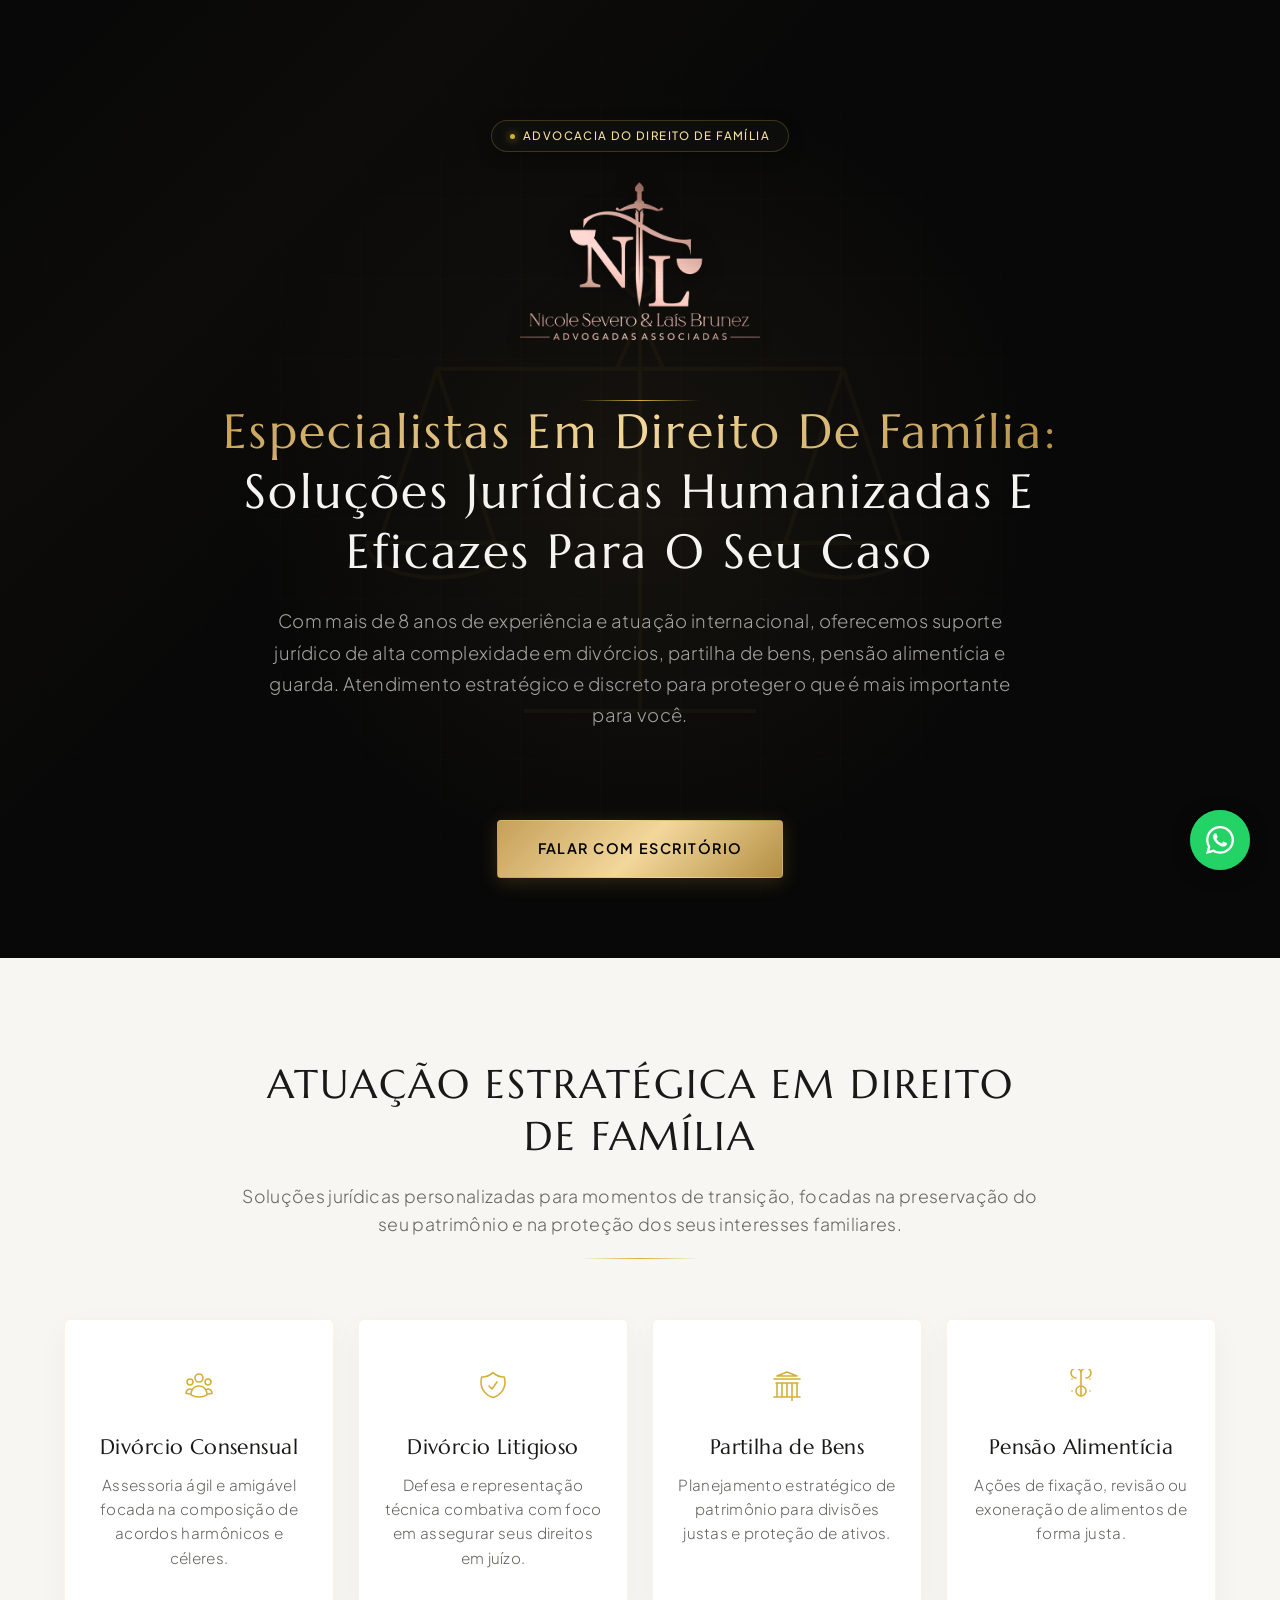
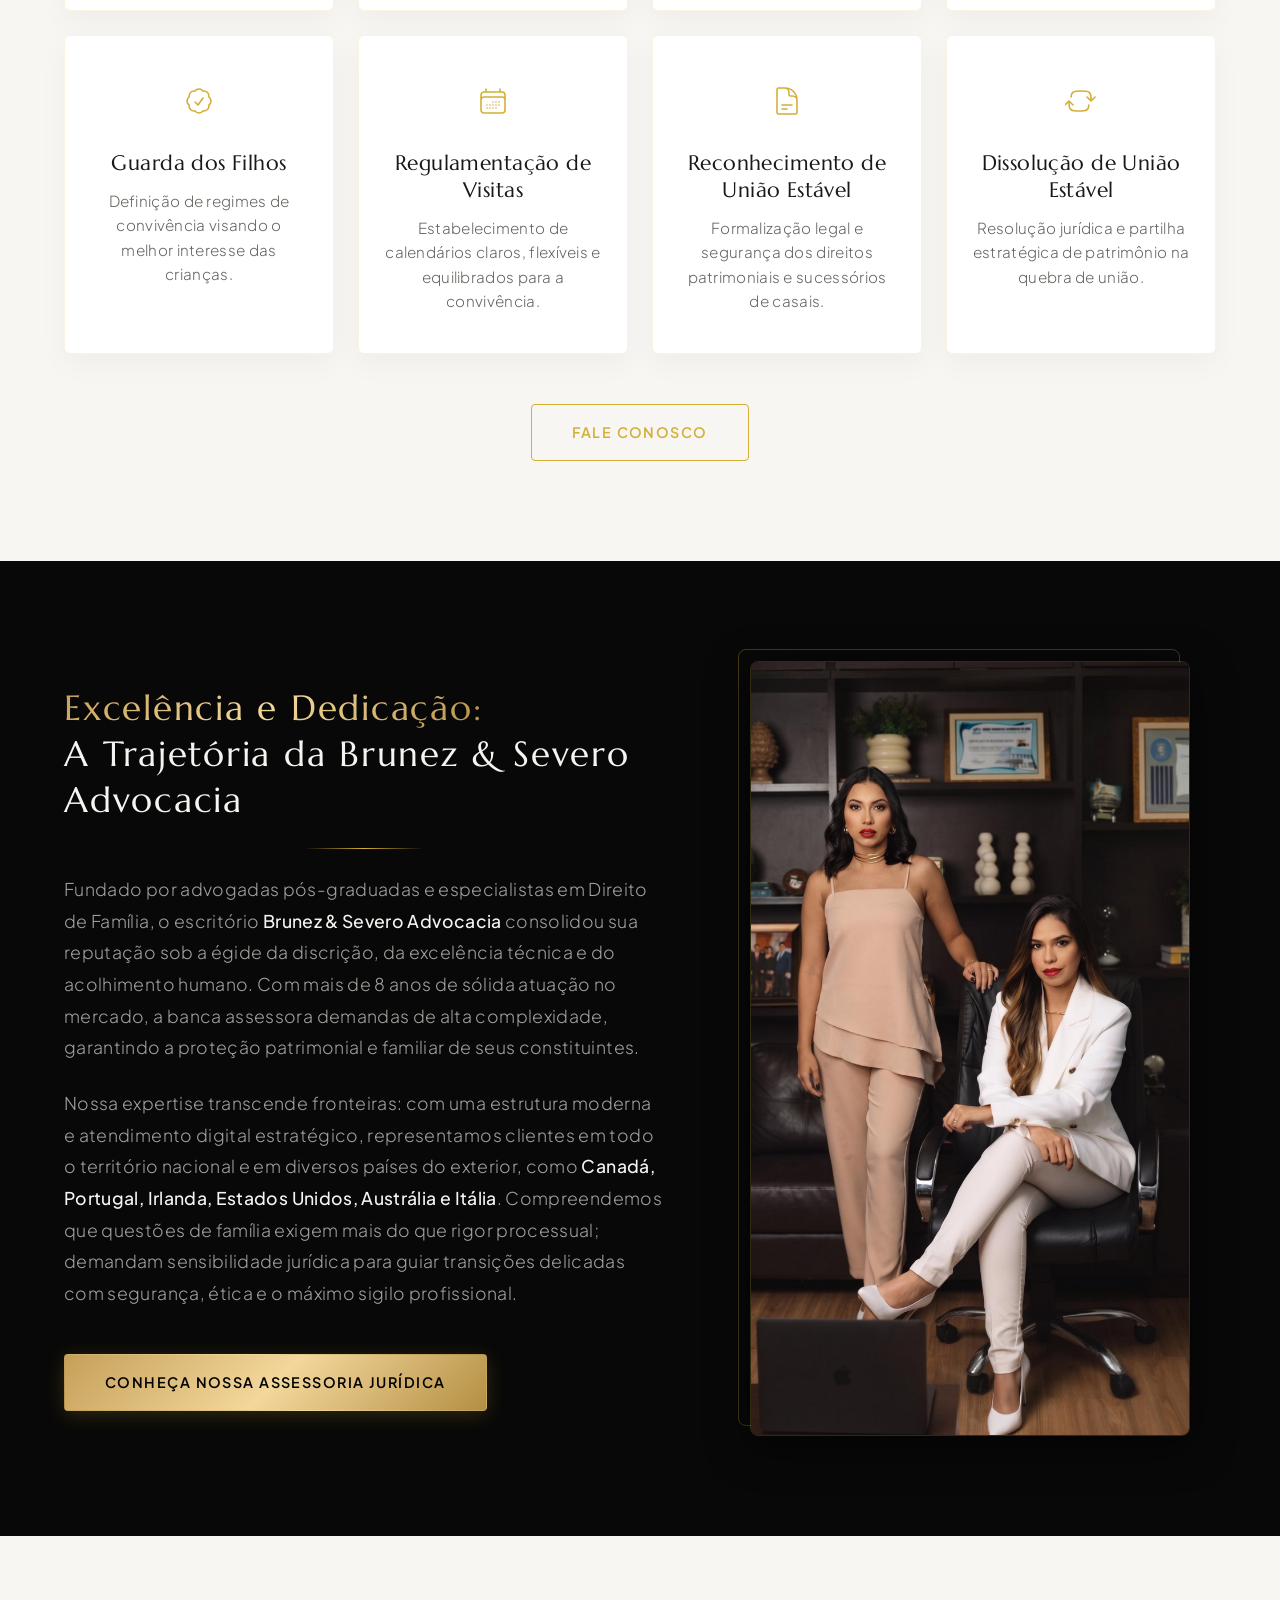
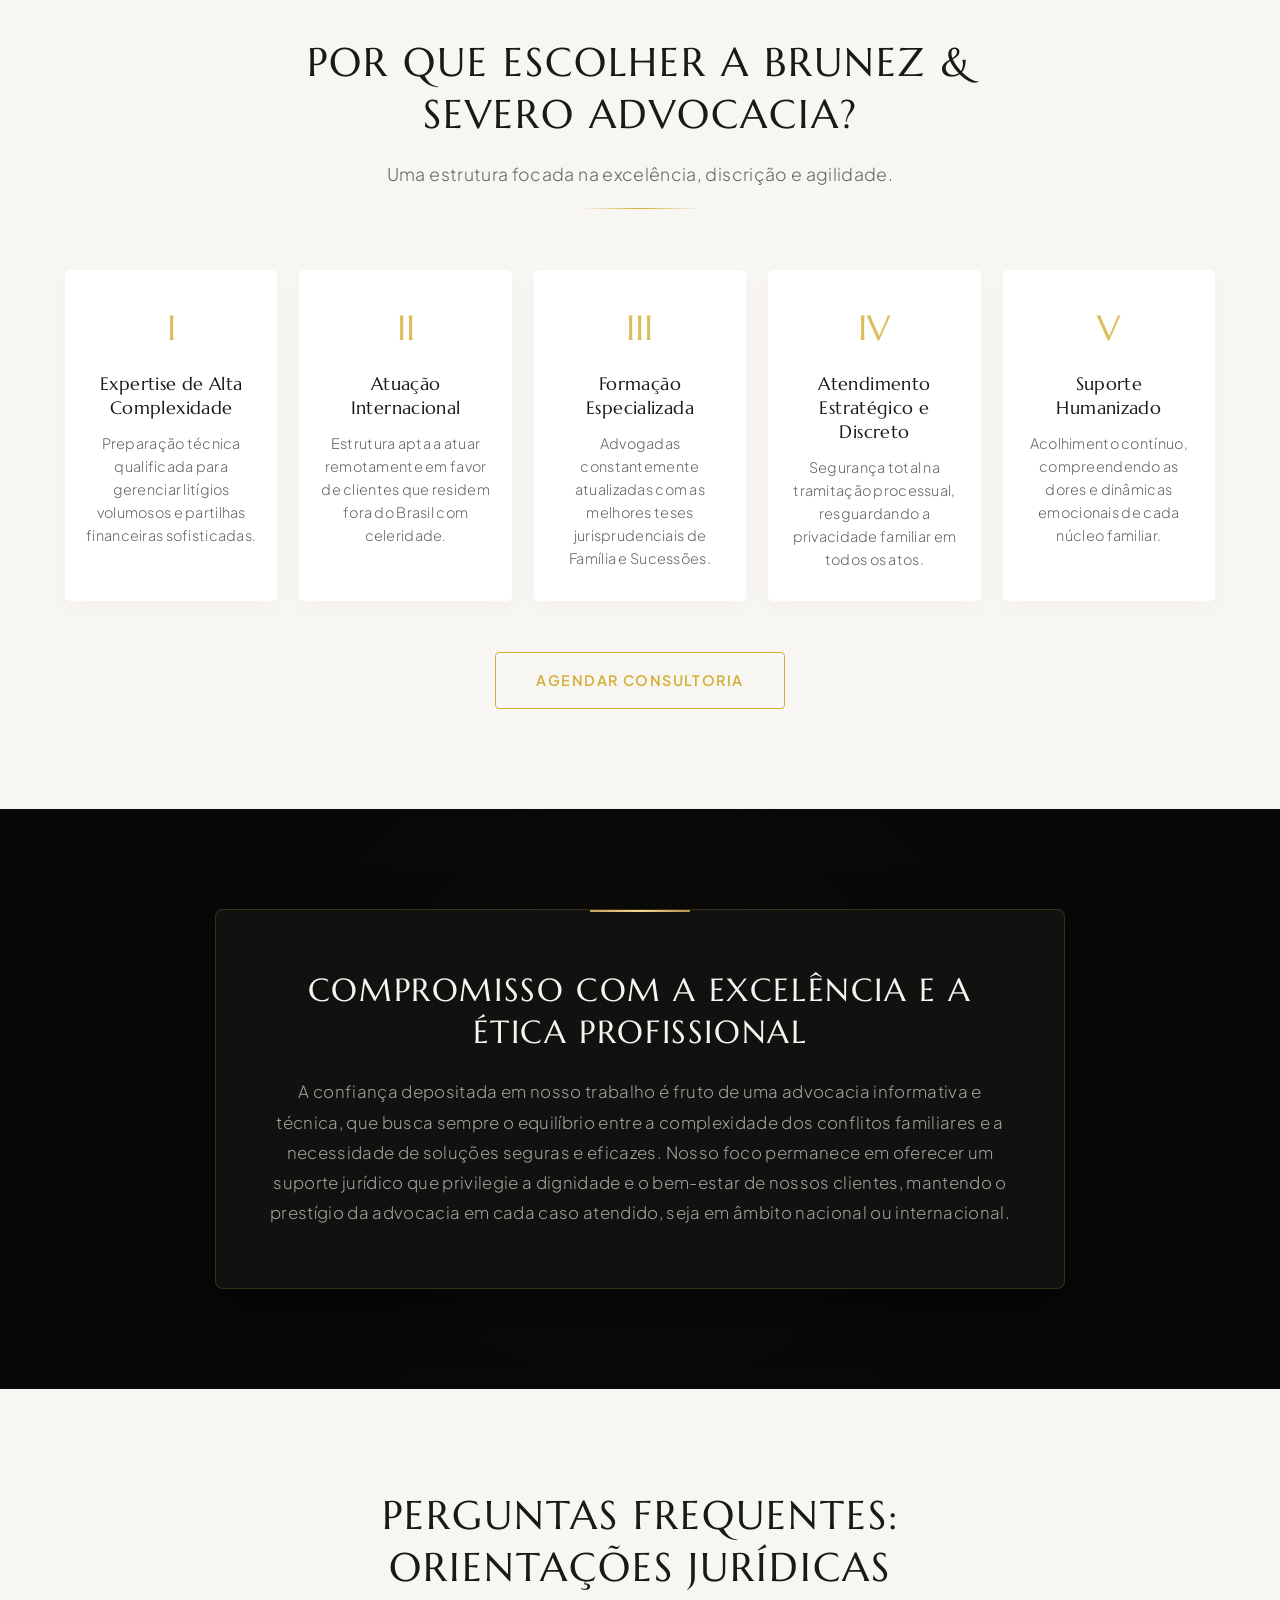
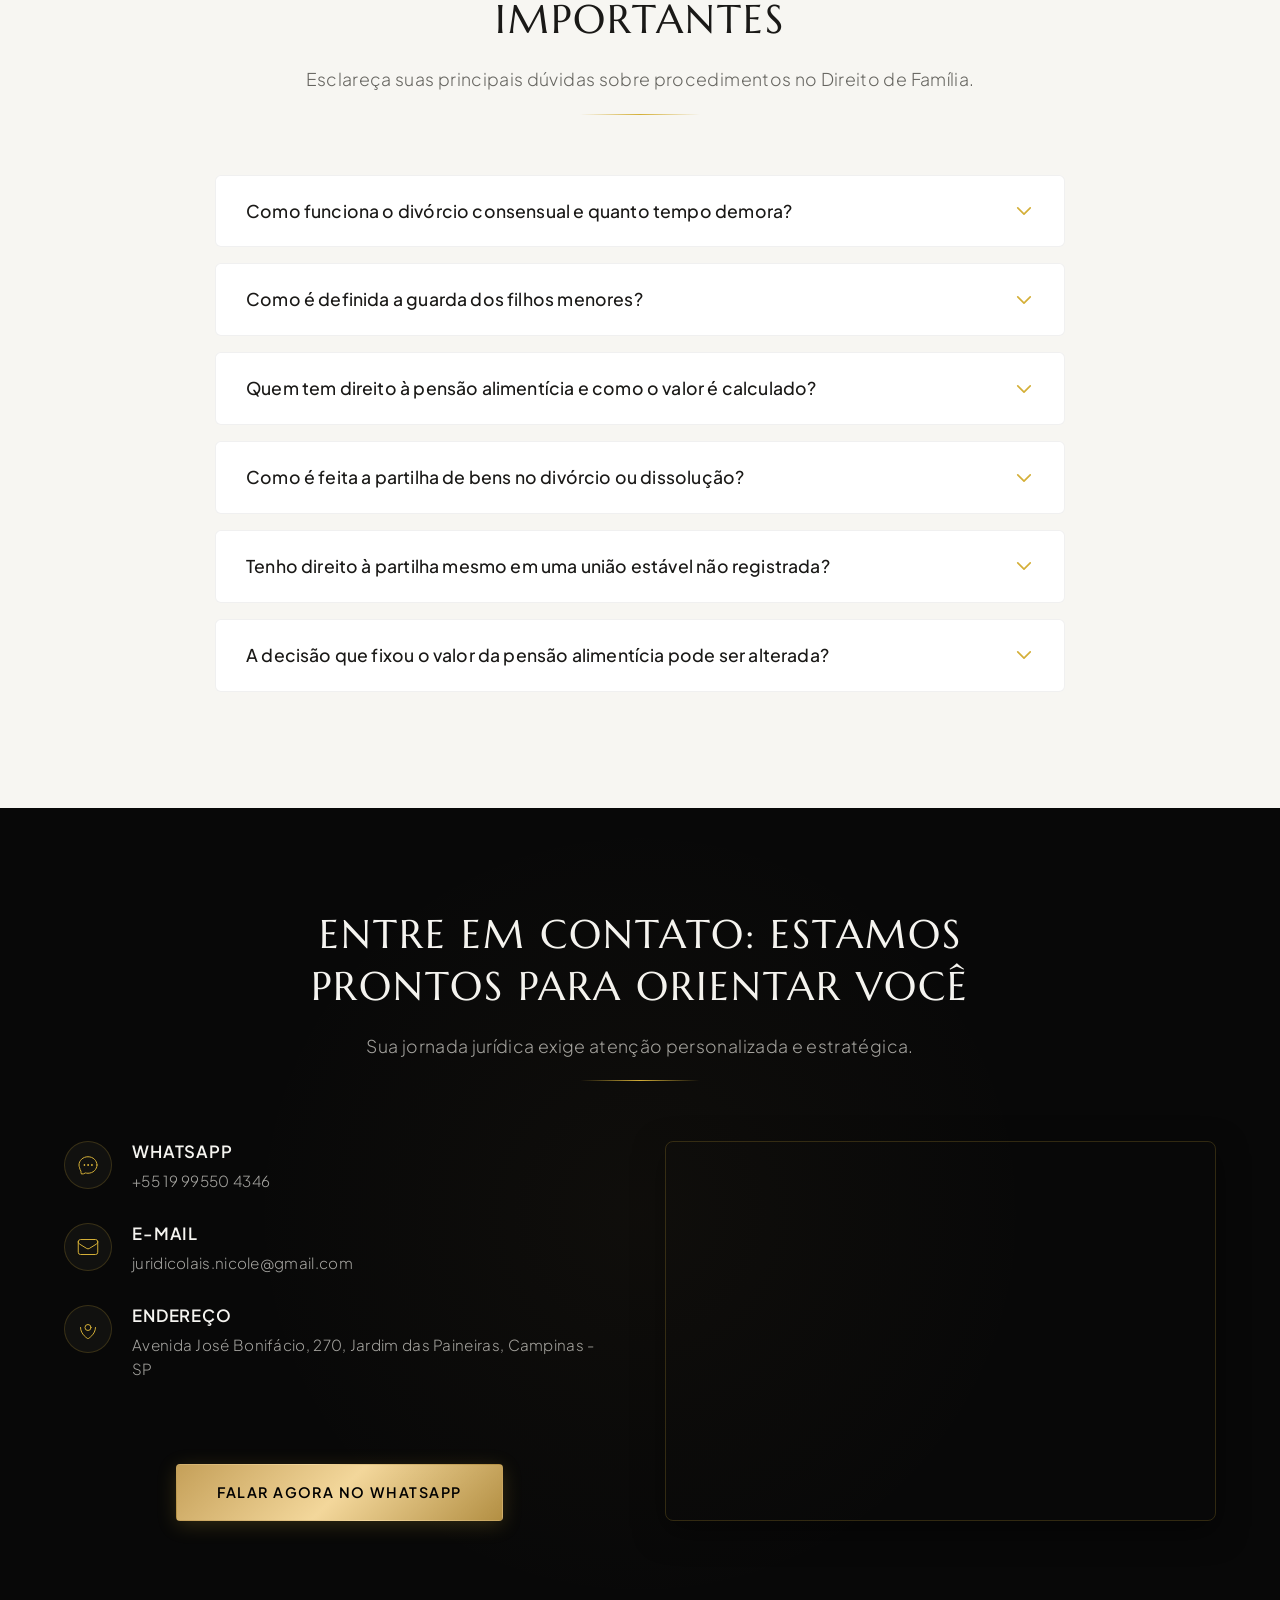
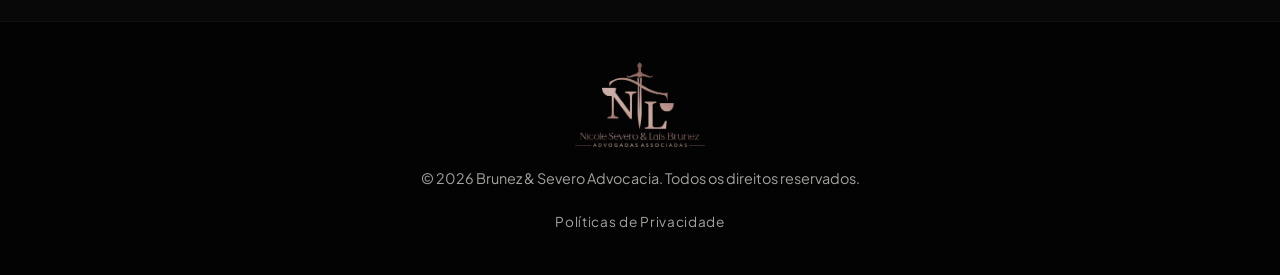
<file: index.html>
<!DOCTYPE html>
<html lang="pt-BR">
<head>

  <!-- Google Tag Manager -->
<script>(function(w,d,s,l,i){w[l]=w[l]||[];w[l].push({'gtm.start':
new Date().getTime(),event:'gtm.js'});var f=d.getElementsByTagName(s)[0],
j=d.createElement(s),dl=l!='dataLayer'?'&l='+l:'';j.async=true;j.src=
'https://www.googletagmanager.com/gtm.js?id='+i+dl;f.parentNode.insertBefore(j,f);
})(window,document,'script','dataLayer','GTM-KV8R89XD');</script>
<!-- End Google Tag Manager -->

  
  <meta charset="UTF-8">
  <meta name="viewport" content="width=device-width, initial-scale=1.0, maximum-scale=5.0">
  <title>Brunez & Severo Advocacia | Especialistas em Direito de Família</title>
  
  <!-- SEO Metadata -->
  <meta name="description" content="Escritório de advocacia boutique Brunez & Severo. Especialistas em Direito de Família de alta complexidade. Atuação nacional e internacional em divórcios, partilha de bens, pensão e guarda. Atendimento estratégico e discreto.">
  <meta name="keywords" content="advocacia familia campinas, divorcio consensual, divorcio litigioso, partilha de bens, pensao alimenticia, guarda compartilhada, uniao estavel, bruneze e severo advocacia">
  <meta name="author" content="Brunez & Severo Advocacia">
  <meta name="robots" content="index, follow">
  
  <!-- Open Graph / Facebook -->
  <meta property="og:type" content="website">
  <meta property="og:url" content="https://brunezesevero.com.br/">
  <meta property="og:title" content="Brunez & Severo Advocacia | Especialistas em Direito de Família">
  <meta property="og:description" content="Assessoria jurídica premium e humanizada em Direito de Família. Proteção patrimonial, divórcios e guarda com atendimento estratégico e internacional.">
  <meta property="og:image" content="logo.png">

  <!-- Twitter -->
  <meta name="twitter:card" content="summary_large_image">
  <meta name="twitter:title" content="Brunez & Severo Advocacia | Especialistas em Direito de Família">
  <meta name="twitter:description" content="Assessoria jurídica premium e humanizada em Direito de Família. Proteção patrimonial, divórcios e guarda com atendimento estratégico e internacional.">
  <meta name="twitter:image" content="logo.png">

  <!-- Stylesheets -->
  <link rel="stylesheet" href="style.css">
  
  <!-- Favicon -->
  <link rel="icon" type="image/png" href="logo.png">
</head>
<body>

<!-- Google Tag Manager (noscript) -->
<noscript><iframe src="https://www.googletagmanager.com/ns.html?id=GTM-KV8R89XD"
height="0" width="0" style="display:none;visibility:hidden"></iframe></noscript>
<!-- End Google Tag Manager (noscript) -->

  
  <main>
    <!-- DOBRA 1: HERO (Fundo Escuro) -->
    <section class="hero-section section-dark" id="hero">
      <div class="hero-glow"></div>
      <div class="hero-grid"></div>
      <div class="hero-shiner"></div>
      
      <!-- Balança da Justiça minimalista em background -->
      <div class="hero-scale-container" aria-hidden="true">
        <svg class="hero-scale-svg" viewBox="0 0 100 100" fill="none" stroke="currentColor" xmlns="http://www.w3.org/2000/svg">
          <path d="M30 85 H70" />
          <path d="M50 85 V15" />
          <circle cx="50" cy="11" r="2.5" />
          <path d="M15 26 H85" />
          <path d="M46 26 L50 17 L54 26" />
          <!-- Left Scale -->
          <path d="M15 26 L5 56 H25 L15 26" />
          <path d="M3 56 C3 64, 27 64, 27 56 Z" />
          <!-- Right Scale -->
          <path d="M85 26 L75 56 H95 L85 26" />
          <path d="M73 56 C73 64, 97 64, 97 56 Z" />
        </svg>
      </div>

      <!-- Partículas douradas flutuando -->
      <div class="particles-container" aria-hidden="true">
        <div class="particle" style="left: 8%; width: 2.5px; height: 2.5px; animation-duration: 11s; animation-delay: 0s;"></div>
        <div class="particle" style="left: 18%; width: 3.5px; height: 3.5px; animation-duration: 14s; animation-delay: 1.5s;"></div>
        <div class="particle" style="left: 33%; width: 2px; height: 2px; animation-duration: 8s; animation-delay: 0.5s;"></div>
        <div class="particle" style="left: 48%; width: 3px; height: 3px; animation-duration: 12s; animation-delay: 4s;"></div>
        <div class="particle" style="left: 63%; width: 4.5px; height: 4.5px; animation-duration: 17s; animation-delay: 2.5s;"></div>
        <div class="particle" style="left: 78%; width: 2px; height: 2px; animation-duration: 9s; animation-delay: 0.2s;"></div>
        <div class="particle" style="left: 88%; width: 3.5px; height: 3.5px; animation-duration: 15s; animation-delay: 3.2s;"></div>
        <div class="particle" style="left: 13%; width: 2.5px; height: 2.5px; animation-duration: 10s; animation-delay: 5s;"></div>
        <div class="particle" style="left: 43%; width: 4px; height: 4px; animation-duration: 13s; animation-delay: 1s;"></div>
        <div class="particle" style="left: 73%; width: 3px; height: 3px; animation-duration: 14s; animation-delay: 6s;"></div>
      </div>
      
      <div class="container hero-content scroll-reveal">
        <div class="hero-badge">Advocacia do Direito de Família</div>
        
        <img src="logo.png" alt="Logotipo Brunez & Severo Advocacia" class="hero-logo" width="240" height="240">
        
        <div class="premium-divider"></div>
        
        <h1 class="mt-4"><span class="gradient-text">Especialistas em Direito de Família:</span><br>Soluções Jurídicas Humanizadas e Eficazes para o Seu Caso</h1>
        
        <p class="hero-subheadline">
          Com mais de 8 anos de experiência e atuação internacional, oferecemos suporte jurídico de alta complexidade em divórcios, partilha de bens, pensão alimentícia e guarda. Atendimento estratégico e discreto para proteger o que é mais importante para você.
        </p>
        
        <div class="cta-container">
          <a href="https://api.whatsapp.com/send?phone=5519995504346&text=Ol%C3%A1,%20vim%20pelo%20Google%20e%20gostaria%20de%20falar%20com%20um%20especialista%20em%20Direito%20de%20Fam%C3%ADlia" class="btn-premium btn-gold" id="btn-hero-cta" target="_blank" rel="noopener">Falar com Escritório</a>
        </div>
      </div>
    </section>

    <!-- DOBRA 2: SERVIÇOS (Fundo Claro/Sutil) -->
    <section class="section-light" id="servicos">
      <div class="container">
        <div class="section-header scroll-reveal">
          <h2>Atuação Estratégica em Direito de Família</h2>
          <p>Soluções jurídicas personalizadas para momentos de transição, focadas na preservação do seu patrimônio e na proteção dos seus interesses familiares.</p>
          <div class="premium-divider"></div>
        </div>
        
        <div class="services-grid">
          <!-- Card 1: Divórcio Consensual -->
          <div class="card-premium scroll-reveal delay-100">
            <div class="card-icon" aria-hidden="true">
              <!-- Icone Handshake / Acordo -->
              <svg xmlns="http://www.w3.org/2000/svg" fill="none" viewBox="0 0 24 24" stroke="currentColor">
                <path stroke-linecap="round" stroke-linejoin="round" d="M18 18.72a9.094 9.094 0 003.741-.479 3 3 0 00-4.682-2.72m.94 3.198l.001.031c0 .225-.012.447-.037.666A11.944 11.944 0 0112 21c-2.17 0-4.207-.576-5.963-1.584A6.062 6.062 0 016 18.719m12 0a5.971 5.971 0 00-.941-3.197m0 0A5.995 5.995 0 0012 12.75a5.995 5.995 0 00-5.058 2.772m0 0a3 3 0 00-4.681 2.72 8.986 8.986 0 003.74.477m.94-3.197a5.971 5.971 0 00-.94 3.197M15 6.75a3 3 0 11-6 0 3 3 0 016 0zm6 3a2.25 2.25 0 11-4.5 0 2.25 2.25 0 014.5 0zm-13.5 0a2.25 2.25 0 11-4.5 0 2.25 2.25 0 014.5 0z" />
              </svg>
            </div>
            <h3>Divórcio Consensual</h3>
            <p>Assessoria ágil e amigável focada na composição de acordos harmônicos e céleres.</p>
          </div>
          
          <!-- Card 2: Divórcio Litigioso -->
          <div class="card-premium scroll-reveal delay-200">
            <div class="card-icon" aria-hidden="true">
              <!-- Icone Escudo / Combate -->
              <svg xmlns="http://www.w3.org/2000/svg" fill="none" viewBox="0 0 24 24" stroke="currentColor">
                <path stroke-linecap="round" stroke-linejoin="round" d="M9 12.75L11.25 15 15 9.75m-3-7.036A11.959 11.959 0 013.598 6 11.99 11.99 0 003 9.749c0 5.592 3.824 10.29 9 11.623 5.176-1.332 9-6.03 9-11.622 0-1.31-.21-2.571-.598-3.751A11.956 11.956 0 0112 2.714z" />
              </svg>
            </div>
            <h3>Divórcio Litigioso</h3>
            <p>Defesa e representação técnica combativa com foco em assegurar seus direitos em juízo.</p>
          </div>
          
          <!-- Card 3: Partilha de Bens -->
          <div class="card-premium scroll-reveal delay-300">
            <div class="card-icon" aria-hidden="true">
              <!-- Icone Patrimonio -->
              <svg xmlns="http://www.w3.org/2000/svg" fill="none" viewBox="0 0 24 24" stroke="currentColor">
                <path stroke-linecap="round" stroke-linejoin="round" d="M2.25 21h19.5m-18-10.5h16.5M2.25 7.5h19.5M4.5 21V10.5m15 10.5V10.5M8.25 21V10.5M12 21V10.5m3.75 21V10.5m3.75-5.25L12 2.25 4.5 5.25v.03H19.5v-.03z" />
              </svg>
            </div>
            <h3>Partilha de Bens</h3>
            <p>Planejamento estratégico de patrimônio para divisões justas e proteção de ativos.</p>
          </div>
          
          <!-- Card 4: Pensão Alimentícia -->
          <div class="card-premium scroll-reveal delay-400">
            <div class="card-icon" aria-hidden="true">
              <!-- Icone Balança de Direitos -->
              <svg xmlns="http://www.w3.org/2000/svg" fill="none" viewBox="0 0 24 24" stroke="currentColor">
                <path stroke-linecap="round" stroke-linejoin="round" d="M12 3v17.25m0-17.25a3.75 3.75 0 113.75 3.75M12 3a3.75 3.75 0 10-3.75 3.75M12 20.25a3.75 3.75 0 113.75-3.75M12 20.25a3.75 3.75 0 10-3.75-3.75M18.75 7.5h.008v.008h-.008V7.5zm0 9h.008v.008h-.008v-.008zM5.25 7.5h.008v.008H5.25V7.5zm0 9h.008v.008H5.25v-.008z" />
              </svg>
            </div>
            <h3>Pensão Alimentícia</h3>
            <p>Ações de fixação, revisão ou exoneração de alimentos de forma justa.</p>
          </div>
          
          <!-- Card 5: Guarda dos Filhos -->
          <div class="card-premium scroll-reveal delay-100">
            <div class="card-icon" aria-hidden="true">
              <!-- Icone Guarda / Protecao -->
              <svg xmlns="http://www.w3.org/2000/svg" fill="none" viewBox="0 0 24 24" stroke="currentColor">
                <path stroke-linecap="round" stroke-linejoin="round" d="M9 12.75L11.25 15 15 9.75M21 12c0 1.268-.63 2.39-1.593 3.068a3.745 3.745 0 01-1.043 3.296 3.745 3.745 0 01-3.296 1.043A3.745 3.745 0 0112 21c-1.268 0-2.39-.63-3.068-1.593a3.746 3.746 0 01-3.296-1.043 3.745 3.745 0 01-1.043-3.296A3.745 3.745 0 013 12c0-1.268.63-2.39 1.593-3.068a3.745 3.745 0 011.043-3.296 3.746 3.746 0 013.296-1.043A3.746 3.746 0 0112 3c1.268 0 2.39.63 3.068 1.593a3.746 3.746 0 013.296 1.043 3.746 3.746 0 011.043 3.296A3.745 3.745 0 0121 12z" />
              </svg>
            </div>
            <h3>Guarda dos Filhos</h3>
            <p>Definição de regimes de convivência visando o melhor interesse das crianças.</p>
          </div>
          
          <!-- Card 6: Regulamentação de Visitas -->
          <div class="card-premium scroll-reveal delay-200">
            <div class="card-icon" aria-hidden="true">
              <!-- Icone Calendario -->
              <svg xmlns="http://www.w3.org/2000/svg" fill="none" viewBox="0 0 24 24" stroke="currentColor">
                <path stroke-linecap="round" stroke-linejoin="round" d="M6.75 3v2.25M17.25 3v2.25M3 18.75V7.5a2.25 2.25 0 012.25-2.25h13.5A2.25 2.25 0 0121 7.5v11.25m-18 0A2.25 2.25 0 005.25 21h13.5A2.25 2.25 0 0021 18.75m-18 0v-7.5A2.25 2.25 0 015.25 9h13.5A2.25 2.25 0 0121 11.25v7.5m-9-6h.008v.008H12v-.008zM12 15h.008v.008H12V15zm0 2.25h.008v.008H12v-.008zM9.75 15h.008v.008H9.75V15zm0 2.25h.008v.008H9.75v-.008zM7.5 15h.008v.008H7.5V15zm0 2.25h.008v.008H7.5v-.008zm6.75-4.5h.008v.008h-.008v-.008zm0 2.25h.008v.008h-.008V15zm0 2.25h.008v.008h-.008v-.008zm2.25-4.5h.008v.008H16.5v-.008zm0 2.25h.008v.008H16.5V15z" />
              </svg>
            </div>
            <h3>Regulamentação de Visitas</h3>
            <p>Estabelecimento de calendários claros, flexíveis e equilibrados para a convivência.</p>
          </div>
          
          <!-- Card 7: Reconhecimento de União Estável -->
          <div class="card-premium scroll-reveal delay-300">
            <div class="card-icon" aria-hidden="true">
              <!-- Icone Documento Dourado -->
              <svg xmlns="http://www.w3.org/2000/svg" fill="none" viewBox="0 0 24 24" stroke="currentColor">
                <path stroke-linecap="round" stroke-linejoin="round" d="M19.5 14.25v-2.625a3.375 3.375 0 00-3.375-3.375h-1.5A1.125 1.125 0 0113.5 7.125v-1.5a3.375 3.375 0 00-3.375-3.375H8.25m0 12.75h7.5m-7.5 3H12M10.5 2.25H5.625c-.621 0-1.125.504-1.125 1.125v17.25c0 .621.504 1.125 1.125 1.125h12.75c.621 0 1.125-.504 1.125-1.125V11.25a9 9 0 00-9-9z" />
              </svg>
            </div>
            <h3>Reconhecimento de União Estável</h3>
            <p>Formalização legal e segurança dos direitos patrimoniais e sucessórios de casais.</p>
          </div>
          
          <!-- Card 8: Dissolução de União Estável -->
          <div class="card-premium scroll-reveal delay-400">
            <div class="card-icon" aria-hidden="true">
              <!-- Icone Documento Divisao -->
              <svg xmlns="http://www.w3.org/2000/svg" fill="none" viewBox="0 0 24 24" stroke="currentColor">
                <path stroke-linecap="round" stroke-linejoin="round" d="M19.5 12c0-1.232-.046-2.453-.138-3.662a4.006 4.006 0 00-3.7-3.7 48.656 48.656 0 00-7.324 0 4.006 4.006 0 00-3.7 3.7c-.017.22-.032.441-.046.662M19.5 12l3-3m-3 3l-3-3M3 12c0 1.232.046 2.453.138 3.662a4.006 4.006 0 003.7 3.7 48.656 48.656 0 007.324 0 4.006 4.006 0 003.7-3.7c.017-.22.032-.441.046-.662M3 12l-3 3m3-3l3 3" />
              </svg>
            </div>
            <h3>Dissolução de União Estável</h3>
            <p>Resolução jurídica e partilha estratégica de patrimônio na quebra de união.</p>
          </div>
        </div>
        
        <div class="cta-container scroll-reveal">
          <a href="https://api.whatsapp.com/send?phone=5519995504346&text=Ol%C3%A1,%20vim%20pelo%20Google%20e%20gostaria%20de%20falar%20com%20um%20especialista%20em%20Direito%20de%20Fam%C3%ADlia" class="btn-premium btn-outline-gold" id="btn-servicos-cta" target="_blank" rel="noopener">Fale Conosco</a>
        </div>
      </div>
    </section>

    <!-- DOBRA 3: SOBRE O ESCRITÓRIO (Fundo Escuro) -->
    <section class="section-dark" id="sobre">
      <div class="container">
        <div class="about-wrapper">
          <div class="about-text scroll-reveal">
            <h2>
              <span class="gradient-text">Excelência e Dedicação:</span><br>A Trajetória da Brunez & Severo Advocacia
            </h2>
            <div class="premium-divider"></div>
            <br>
            <p>
              Fundado por advogadas pós-graduadas e especialistas em Direito de Família, o escritório <strong>Brunez & Severo Advocacia</strong> consolidou sua reputação sob a égide da discrição, da excelência técnica e do acolhimento humano. Com mais de 8 anos de sólida atuação no mercado, a banca assessora demandas de alta complexidade, garantindo a proteção patrimonial e familiar de seus constituintes.
            </p>
            <p>
              Nossa expertise transcende fronteiras: com uma estrutura moderna e atendimento digital estratégico, representamos clientes em todo o território nacional e em diversos países do exterior, como <strong>Canadá, Portugal, Irlanda, Estados Unidos, Austrália e Itália</strong>. Compreendemos que questões de família exigem mais do que rigor processual; demandam sensibilidade jurídica para guiar transições delicadas com segurança, ética e o máximo sigilo profissional.
            </p>
            
            <a href="https://api.whatsapp.com/send?phone=5519995504346&text=Ol%C3%A1,%20vim%20pelo%20Google%20e%20gostaria%20de%20falar%20com%20um%20especialista%20em%20Direito%20de%20Fam%C3%ADlia" class="btn-premium btn-gold" id="btn-sobre-cta" style="margin-top: 20px;" target="_blank" rel="noopener">Conheça Nossa Assessoria Jurídica</a>
          </div>
          
          <div class="about-image-container scroll-reveal">
            <div class="about-image-frame">
              <img src="advogadas.png" alt="Foto das advogadas Dra. Nicole Severo e Dra. Laís Brunez" loading="lazy">
            </div>
          </div>
        </div>
      </div>
    </section>

    <!-- DOBRA 4: DIFERENCIAIS (Fundo Claro/Sutil) -->
    <section class="section-light" id="diferenciais">
      <div class="container">
        <div class="section-header scroll-reveal">
          <h2>Por que escolher a Brunez & Severo Advocacia?</h2>
          <p>Uma estrutura focada na excelência, discrição e agilidade.</p>
          <div class="premium-divider"></div>
        </div>
        
        <div class="differentials-grid">
          <!-- Item 1: Expertise de Alta Complexidade -->
          <div class="differential-card scroll-reveal delay-100">
            <span class="diff-number" aria-hidden="true">I</span>
            <h3>Expertise de Alta Complexidade</h3>
            <p>Preparação técnica qualificada para gerenciar litígios volumosos e partilhas financeiras sofisticadas.</p>
          </div>
          
          <!-- Item 2: Atuação Internacional -->
          <div class="differential-card scroll-reveal delay-200">
            <span class="diff-number" aria-hidden="true">II</span>
            <h3>Atuação Internacional</h3>
            <p>Estrutura apta a atuar remotamente em favor de clientes que residem fora do Brasil com celeridade.</p>
          </div>
          
          <!-- Item 3: Formação Especializada -->
          <div class="differential-card scroll-reveal delay-300">
            <span class="diff-number" aria-hidden="true">III</span>
            <h3>Formação Especializada</h3>
            <p>Advogadas constantemente atualizadas com as melhores teses jurisprudenciais de Família e Sucessões.</p>
          </div>
          
          <!-- Item 4: Atendimento Discreto -->
          <div class="differential-card scroll-reveal delay-400">
            <span class="diff-number" aria-hidden="true">IV</span>
            <h3>Atendimento Estratégico e Discreto</h3>
            <p>Segurança total na tramitação processual, resguardando a privacidade familiar em todos os atos.</p>
          </div>
          
          <!-- Item 5: Suporte Humanizado -->
          <div class="differential-card scroll-reveal delay-500">
            <span class="diff-number" aria-hidden="true">V</span>
            <h3>Suporte Humanizado</h3>
            <p>Acolhimento contínuo, compreendendo as dores e dinâmicas emocionais de cada núcleo familiar.</p>
          </div>
        </div>
        
        <div class="cta-container scroll-reveal">
          <a href="https://api.whatsapp.com/send?phone=5519995504346&text=Ol%C3%A1,%20vim%20pelo%20Google%20e%20gostaria%20de%20falar%20com%20um%20especialista%20em%20Direito%20de%20Fam%C3%ADlia" class="btn-premium btn-outline-gold" id="btn-diferenciais-cta" target="_blank" rel="noopener">Agendar Consultoria</a>
        </div>
      </div>
    </section>

    <!-- DOBRA 5: PROVA SOCIAL (Fundo Escuro) -->
    <section class="social-proof-section section-dark" id="prova-social">
      <div class="hero-glow" style="opacity: 0.4;"></div>
      <div class="container social-proof-content scroll-reveal">
        <div class="manifesto-box">
          <h2>Compromisso com a Excelência e a Ética Profissional</h2>
          <p>
            A confiança depositada em nosso trabalho é fruto de uma advocacia informativa e técnica, que busca sempre o equilíbrio entre a complexidade dos conflitos familiares e a necessidade de soluções seguras e eficazes. Nosso foco permanece em oferecer um suporte jurídico que privilegie a dignidade e o bem-estar de nossos clientes, mantendo o prestígio da advocacia em cada caso atendido, seja em âmbito nacional ou internacional.
          </p>
        </div>
      </div>
    </section>

    <!-- DOBRA 6: FAQ (Fundo Claro/Sutil) -->
    <section class="section-light" id="faq">
      <div class="container">
        <div class="section-header scroll-reveal">
          <h2>Perguntas Frequentes: Orientações Jurídicas Importantes</h2>
          <p>Esclareça suas principais dúvidas sobre procedimentos no Direito de Família.</p>
          <div class="premium-divider"></div>
        </div>
        
        <div class="faq-container">
          <!-- FAQ 1 -->
          <div class="faq-item scroll-reveal delay-100">
            <button class="faq-trigger" aria-expanded="false" id="faq-q1">
              <h3>Como funciona o divórcio consensual e quanto tempo demora?</h3>
              <div class="faq-icon-wrapper" aria-hidden="true">
                <svg xmlns="http://www.w3.org/2000/svg" fill="none" viewBox="0 0 24 24" stroke="currentColor">
                  <path stroke-linecap="round" stroke-linejoin="round" d="M19.5 8.25l-7.5 7.5-7.5-7.5" />
                </svg>
              </div>
            </button>
            <div class="faq-answer" aria-labelledby="faq-q1">
              <div class="faq-answer-inner">
                <div class="faq-answer-content">
                  O divórcio consensual (quando há pleno acordo entre o casal sobre a divisão e termos) pode ser realizado extrajudicialmente diretamente em Cartório de Notas de forma célere, levando pouquíssimos dias, contanto que o casal não possua filhos menores de idade ou incapazes. Caso existam filhos menores, a homologação precisará ser feita judicialmente (por meio do Ministério Público), o que costuma tramitar em prazos curtos por ser de comum acordo.
                </div>
              </div>
            </div>
          </div>
          
          <!-- FAQ 2 -->
          <div class="faq-item scroll-reveal delay-200">
            <button class="faq-trigger" aria-expanded="false" id="faq-q2">
              <h3>Como é definida a guarda dos filhos menores?</h3>
              <div class="faq-icon-wrapper" aria-hidden="true">
                <svg xmlns="http://www.w3.org/2000/svg" fill="none" viewBox="0 0 24 24" stroke="currentColor">
                  <path stroke-linecap="round" stroke-linejoin="round" d="M19.5 8.25l-7.5 7.5-7.5-7.5" />
                </svg>
              </div>
            </button>
            <div class="faq-answer" aria-labelledby="faq-q2">
              <div class="faq-answer-inner">
                <div class="faq-answer-content">
                  No Brasil, a regra geral é a aplicação da guarda compartilhada, modelo onde ambos os genitores tomam decisões comuns sobre a criação, educação e saúde do menor, independente de quem resida na casa principal. A guarda unilateral (exclusiva a um dos genitores) é adotada de forma excepcional, quando um dos genitores expressa desinteresse ou em casos graves onde seja comprovado o prejuízo ao bem-estar do menor.
                </div>
              </div>
            </div>
          </div>
          
          <!-- FAQ 3 -->
          <div class="faq-item scroll-reveal delay-300">
            <button class="faq-trigger" aria-expanded="false" id="faq-q3">
              <h3>Quem tem direito à pensão alimentícia e como o valor é calculado?</h3>
              <div class="faq-icon-wrapper" aria-hidden="true">
                <svg xmlns="http://www.w3.org/2000/svg" fill="none" viewBox="0 0 24 24" stroke="currentColor">
                  <path stroke-linecap="round" stroke-linejoin="round" d="M19.5 8.25l-7.5 7.5-7.5-7.5" />
                </svg>
              </div>
            </button>
            <div class="faq-answer" aria-labelledby="faq-q3">
              <div class="faq-answer-inner">
                <div class="faq-answer-content">
                  Filhos menores de idade possuem direito presumido à pensão alimentícia. Ex-cônjuges ou ex-companheiros também podem pleitear os alimentos por período temporário, caso comprovem dependência financeira direta da outra parte e impossibilidade momentânea de inserção no mercado de trabalho. O valor é calculado de forma individual, ponderando o binômio "Necessidade" do alimentando contra "Possibilidade" do alimentante, não existindo um percentual pré-definido em lei (como os comuns boatos de 30%).
                </div>
              </div>
            </div>
          </div>
          
          <!-- FAQ 4 -->
          <div class="faq-item scroll-reveal delay-100">
            <button class="faq-trigger" aria-expanded="false" id="faq-q4">
              <h3>Como é feita a partilha de bens no divórcio ou dissolução?</h3>
              <div class="faq-icon-wrapper" aria-hidden="true">
                <svg xmlns="http://www.w3.org/2000/svg" fill="none" viewBox="0 0 24 24" stroke="currentColor">
                  <path stroke-linecap="round" stroke-linejoin="round" d="M19.5 8.25l-7.5 7.5-7.5-7.5" />
                </svg>
              </div>
            </button>
            <div class="faq-answer" aria-labelledby="faq-q4">
              <div class="faq-answer-inner">
                <div class="faq-answer-content">
                  A partilha dos bens obedece ao regime de bens definido antes da união ou casamento. Sob a Comunhão Parcial de Bens (que é o regime padrão brasileiro se nada for expressamente acordado), todo patrimônio adquirido de forma onerosa durante o casamento deve ser dividido igualmente (50% para cada), excluindo-se bens que cada um possuía antes da união, heranças e doações pessoais.
                </div>
              </div>
            </div>
          </div>
          
          <!-- FAQ 5 -->
          <div class="faq-item scroll-reveal delay-200">
            <button class="faq-trigger" aria-expanded="false" id="faq-q5">
              <h3>Tenho direito à partilha mesmo em uma união estável não registrada?</h3>
              <div class="faq-icon-wrapper" aria-hidden="true">
                <svg xmlns="http://www.w3.org/2000/svg" fill="none" viewBox="0 0 24 24" stroke="currentColor">
                  <path stroke-linecap="round" stroke-linejoin="round" d="M19.5 8.25l-7.5 7.5-7.5-7.5" />
                </svg>
              </div>
            </button>
            <div class="faq-answer" aria-labelledby="faq-q5">
              <div class="faq-answer-inner">
                <div class="faq-answer-content">
                  Sim. Se a relação cumpria os requisitos legais de convivência pública, contínua, duradoura e estabelecida com objetivo de constituição de família, ela é equiparada ao regime da comunhão parcial de bens. Nesse cenário, o parceiro tem pleno direito à meação dos bens adquiridos conjuntamente e onerosamente no período, sendo necessário proceder com a ação de Reconhecimento e Dissolução de União Estável.
                </div>
              </div>
            </div>
          </div>
          
          <!-- FAQ 6 -->
          <div class="faq-item scroll-reveal delay-300">
            <button class="faq-trigger" aria-expanded="false" id="faq-q6">
              <h3>A decisão que fixou o valor da pensão alimentícia pode ser alterada?</h3>
              <div class="faq-icon-wrapper" aria-hidden="true">
                <svg xmlns="http://www.w3.org/2000/svg" fill="none" viewBox="0 0 24 24" stroke="currentColor">
                  <path stroke-linecap="round" stroke-linejoin="round" d="M19.5 8.25l-7.5 7.5-7.5-7.5" />
                </svg>
              </div>
            </button>
            <div class="faq-answer" aria-labelledby="faq-q6">
              <div class="faq-answer-inner">
                <div class="faq-answer-content">
                  Sim. A decisão judicial ou extrajudicial de alimentos nunca é imutável. Caso haja alteração substancial na capacidade financeira do alimentante (como demissão, redução salarial relevante) ou nas necessidades do alimentando (como o surgimento de gastos com saúde/educação), é plenamente possível acionar o Judiciário através de uma Ação Revisional de Alimentos para majorar, minorar ou exonerar o valor anteriormente estipulado.
                </div>
              </div>
            </div>
          </div>
        </div>
      </div>
    </section>

    <!-- DOBRA 7: CONTATO E LOCALIZAÇÃO (Fundo Escuro) -->
    <section class="section-dark" id="contato">
      <div class="hero-glow" style="opacity: 0.5;"></div>
      <div class="container">
        <div class="section-header scroll-reveal">
          <h2>Entre em Contato: Estamos Prontos para Orientar Você</h2>
          <p>Sua jornada jurídica exige atenção personalizada e estratégica.</p>
          <div class="premium-divider"></div>
        </div>
        
        <div class="contact-grid">
          <!-- Canais de Contato -->
          <div class="contact-info scroll-reveal">
            <div class="contact-list">
              <!-- WhatsApp -->
              <a href="https://api.whatsapp.com/send?phone=5519995504346&text=Ol%C3%A1,%20vim%20pelo%20Google%20e%20gostaria%20de%20falar%20com%20um%20especialista%20em%20Direito%20de%20Fam%C3%ADlia" class="contact-item" target="_blank" rel="noopener" id="contact-whatsapp">
                <div class="contact-icon">
                  <svg xmlns="http://www.w3.org/2000/svg" fill="none" viewBox="0 0 24 24" stroke="currentColor" style="width: 24px; height: 24px;">
                    <path stroke-linecap="round" stroke-linejoin="round" d="M8.625 12a.375.375 0 11-.75 0 .375.375 0 01.75 0zm0 0H8.25m4.125 0a.375.375 0 11-.75 0 .375.375 0 01.75 0zm0 0H12m4.125 0a.375.375 0 11-.75 0 .375.375 0 01.75 0zm0 0h-.375M21 12c0 4.556-4.03 8.25-9 8.25a9.764 9.764 0 01-2.555-.337A5.972 5.972 0 015.41 20.97a5.969 5.969 0 01-.474-2.83 9.48 9.48 0 01-1.34-3.344C3.153 13.786 3 12.896 3 12c0-4.556 4.03-8.25 9-8.25s9 3.694 9 8.25z" />
                  </svg>
                </div>
                <div class="contact-details">
                  <h3>WhatsApp</h3>
                  <p>+55 19 99550 4346</p>
                </div>
              </a>
              
              <!-- E-mail -->
              <a href="mailto:juridicolais.nicole@gmail.com" class="contact-item" id="contact-email">
                <div class="contact-icon">
                  <svg xmlns="http://www.w3.org/2000/svg" fill="none" viewBox="0 0 24 24" stroke="currentColor" style="width: 24px; height: 24px;">
                    <path stroke-linecap="round" stroke-linejoin="round" d="M21.75 6.75v10.5a2.25 2.25 0 01-2.25 2.25h-15a2.25 2.25 0 01-2.25-2.25V6.75m19.5 0A2.25 2.25 0 0019.5 4.5h-15a2.25 2.25 0 00-2.25 2.25m19.5 0v.243a2.25 2.25 0 01-1.07 1.916l-7.5 4.615a2.25 2.25 0 01-2.36 0L3.32 8.91a2.25 2.25 0 01-1.07-1.916V6.75" />
                  </svg>
                </div>
                <div class="contact-details">
                  <h3>E-mail</h3>
                  <p>juridicolais.nicole@gmail.com</p>
                </div>
              </a>
              
              <!-- Localização / Maps -->
              <a href="https://maps.google.com/?q=Avenida+Jos%C3%A9+Bonif%C3%A1cio,+270,+Jardim+das+Paineiras,+Campinas+-+SP" class="contact-item" target="_blank" rel="noopener" id="contact-maps">
                <div class="contact-icon">
                  <svg xmlns="http://www.w3.org/2000/svg" fill="none" viewBox="0 0 24 24" stroke="currentColor" style="width: 24px; height: 24px;">
                    <path stroke-linecap="round" stroke-linejoin="round" d="M15 10.5a3 3 0 11-6 0 3 3 0 016 0z" />
                    <path stroke-linecap="round" stroke-linejoin="round" d="M19.5 10.5c0 7.142-7.5 11.25-7.5 11.25s-7.5-4.108-7.5-11.25gC4.5 6.358 8.142 3 12.5 3s8 3.358 8 7.5z" />
                  </svg>
                </div>
                <div class="contact-details">
                  <h3>Endereço</h3>
                  <p>Avenida José Bonifácio, 270, Jardim das Paineiras, Campinas - SP</p>
                </div>
              </a>
            </div>
            
            <div class="cta-container">
              <a href="https://api.whatsapp.com/send?phone=5519995504346&text=Ol%C3%A1,%20vim%20pelo%20Google%20e%20gostaria%20de%20falar%20com%20um%20especialista%20em%20Direito%20de%20Fam%C3%ADlia" class="btn-premium btn-gold" target="_blank" rel="noopener" id="btn-whatsapp-cta">Falar Agora no WhatsApp</a>
            </div>
          </div>
          
          <!-- Mapa Interativo -->
          <div class="map-container scroll-reveal">
            <iframe 
              src="https://www.google.com/maps/embed?pb=!1m18!1m12!1m3!1d3674.8876404173873!2d-47.0425667!3d-22.8990666!2m3!1f0!2f0!3f0!3m2!1i1024!2i768!4f13.1!3m3!1m2!1s0x94c8c5e2efd978a3%3A0x6b1cf9ad27bf14e5!2sAv.%20Jos%C3%A9%20Bonif%C3%A1cio%2C%20270%20-%20Jardim%20das%20Paineiras%2C%20Campinas%20-%20SP%2C%2013092-305!5e0!3m2!1spt-BR!2sbr!4v1700000000000!5m2!1spt-BR!2sbr" 
              allowfullscreen="" 
              loading="lazy" 
              referrerpolicy="no-referrer-when-downgrade"
              title="Localização do escritório Brunez & Severo Advocacia no Google Maps">
            </iframe>
          </div>
        </div>
      </div>
    </section>
  </main>

  <!-- RODAPÉ -->
  <footer>
    <div class="container footer-content">
      <img src="logo.png" alt="Logo Brunez & Severo" class="footer-logo" width="130" height="130" loading="lazy">
      <div class="footer-copy">
        &copy; 2026 Brunez & Severo Advocacia. Todos os direitos reservados.
      </div>
      <div class="footer-links">
        <a href="politicas-de-privacidade.html" target="_blank" id="link-privacy-policy">Políticas de Privacidade</a>
      </div>
    </div>
  </footer>

  <!-- Botão Flutuante Fixo de WhatsApp -->
  <a href="https://api.whatsapp.com/send?phone=5519995504346&text=Ol%C3%A1,%20vim%20pelo%20Google%20e%20gostaria%20de%20falar%20com%20um%20especialista%20em%20Direito%20de%20Fam%C3%ADlia" class="whatsapp-fixed" target="_blank" rel="noopener" aria-label="Fale conosco via WhatsApp" id="floating-whatsapp">
    <svg xmlns="http://www.w3.org/2000/svg" viewBox="0 0 448 512" fill="currentColor">
      <!-- SVG WhatsApp Path -->
      <path d="M380.9 97.1C339 55.1 283.2 32 223.9 32c-122.4 0-222 99.6-222 222 0 39.1 10.2 77.3 29.6 111L0 480l117.7-30.9c32.4 17.7 68.9 27 106.1 27h.1c122.3 0 224.1-99.6 224.1-222 0-59.3-25.2-115-67.1-157zm-157 341.6c-33.2 0-65.7-8.9-94-25.7l-6.7-4-69.8 18.3L72 359.2l-4.4-7c-18.5-29.4-28.2-63.3-28.2-98.2 0-101.7 82.8-184.5 184.6-184.5 49.3 0 95.6 19.2 130.4 54.1 34.8 34.9 56.2 81.2 56.1 130.5 0 101.8-84.9 184.6-186.6 184.6zm101.2-138.2c-5.5-2.8-32.8-16.2-37.9-18-5.1-1.9-8.8-2.8-12.5 2.8-3.7 5.6-14.3 18-17.6 21.8-3.2 3.7-6.5 4.2-12 1.4-32.6-16.3-54-29.1-75.5-66-5.7-9.8 5.7-9.1 16.3-30.3 1.8-3.7.9-6.9-.5-9.7-1.4-2.8-12.5-30.1-17.1-41.2-4.5-10.8-9.1-9.3-12.5-9.5-3.2-.2-6.9-.2-10.6-.2-3.7 0-9.7 1.4-14.8 6.9-5.1 5.6-19.4 19-19.4 46.3 0 27.3 19.9 53.7 22.6 57.4 2.8 3.7 39.1 59.7 94.8 83.8 35.2 15.2 49 16.5 66.6 13.9 10.7-1.6 32.8-13.4 37.4-26.4 4.6-13 4.6-24.1 3.2-26.4-1.3-2.5-5-3.9-10.5-6.6z"/>
    </svg>
  </a>

  <!-- Scripts -->
  <script src="script.js"></script>
</body>
</html>
</file>
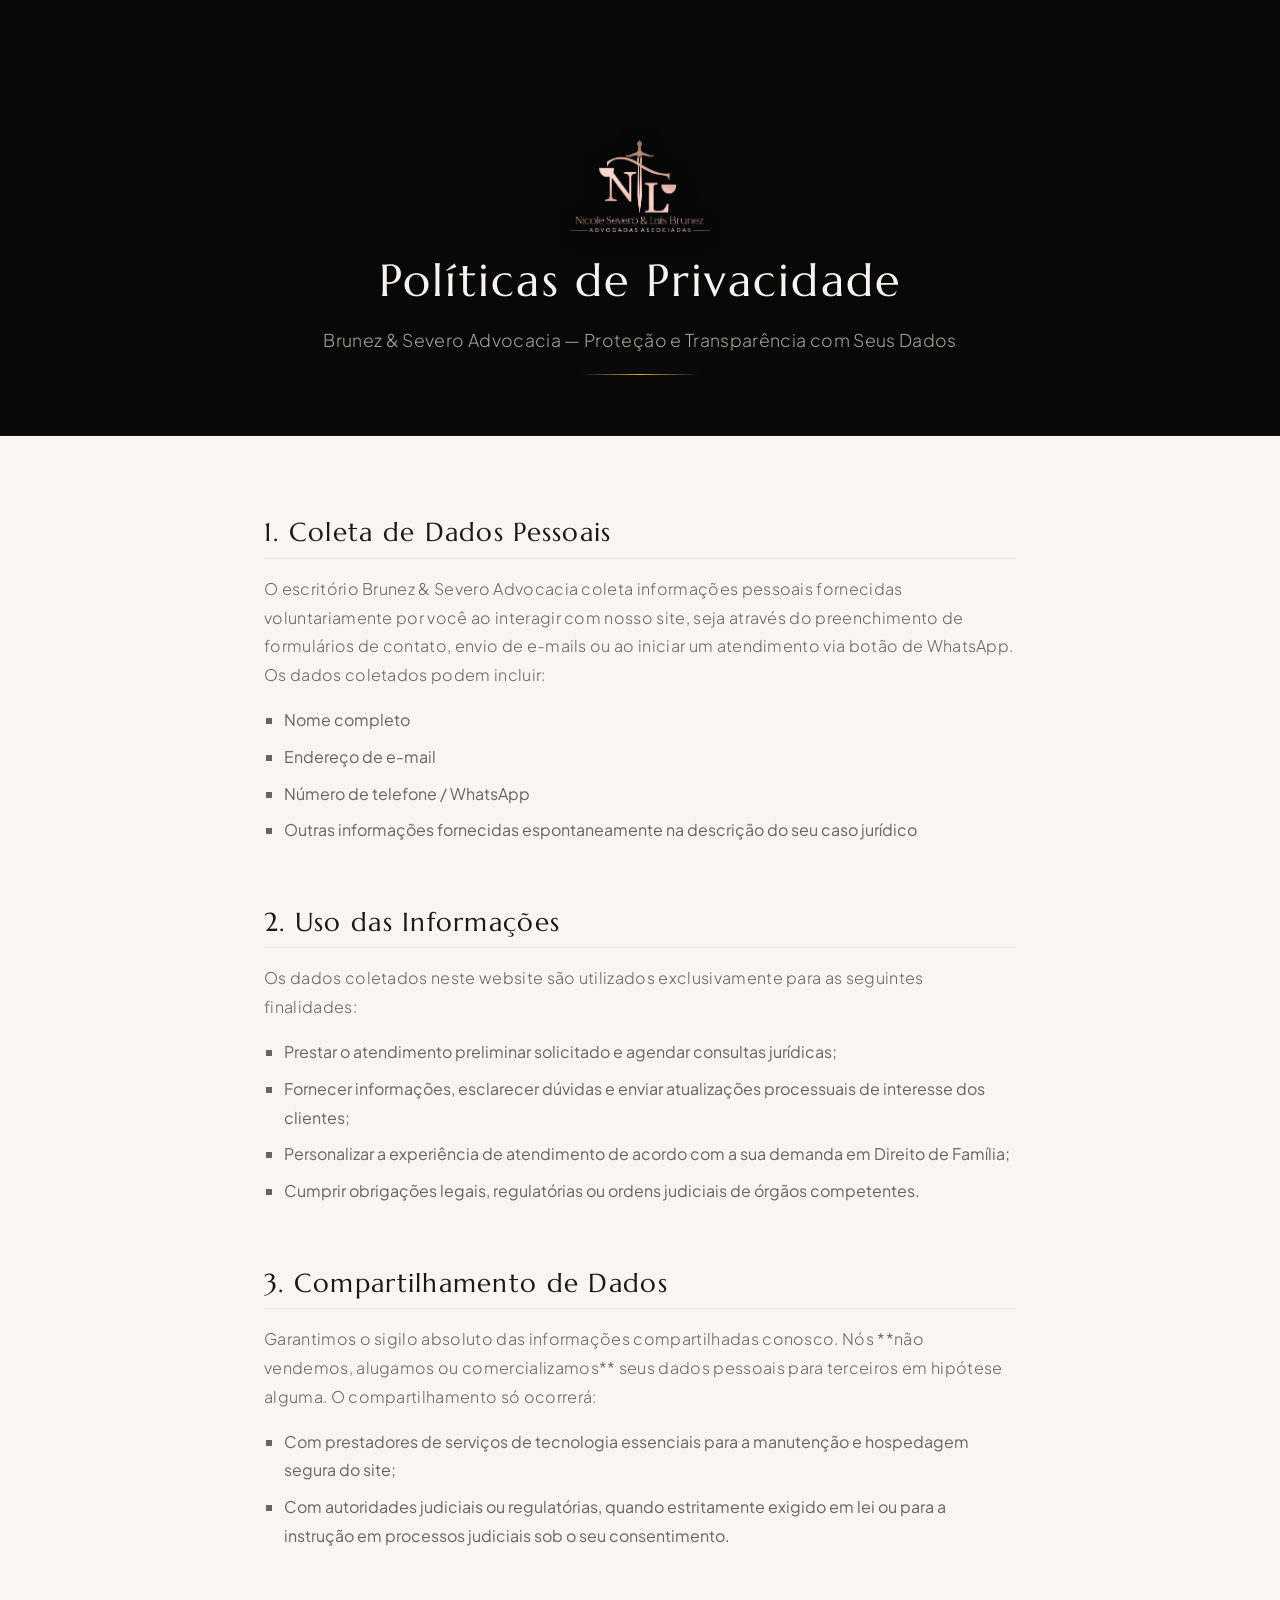
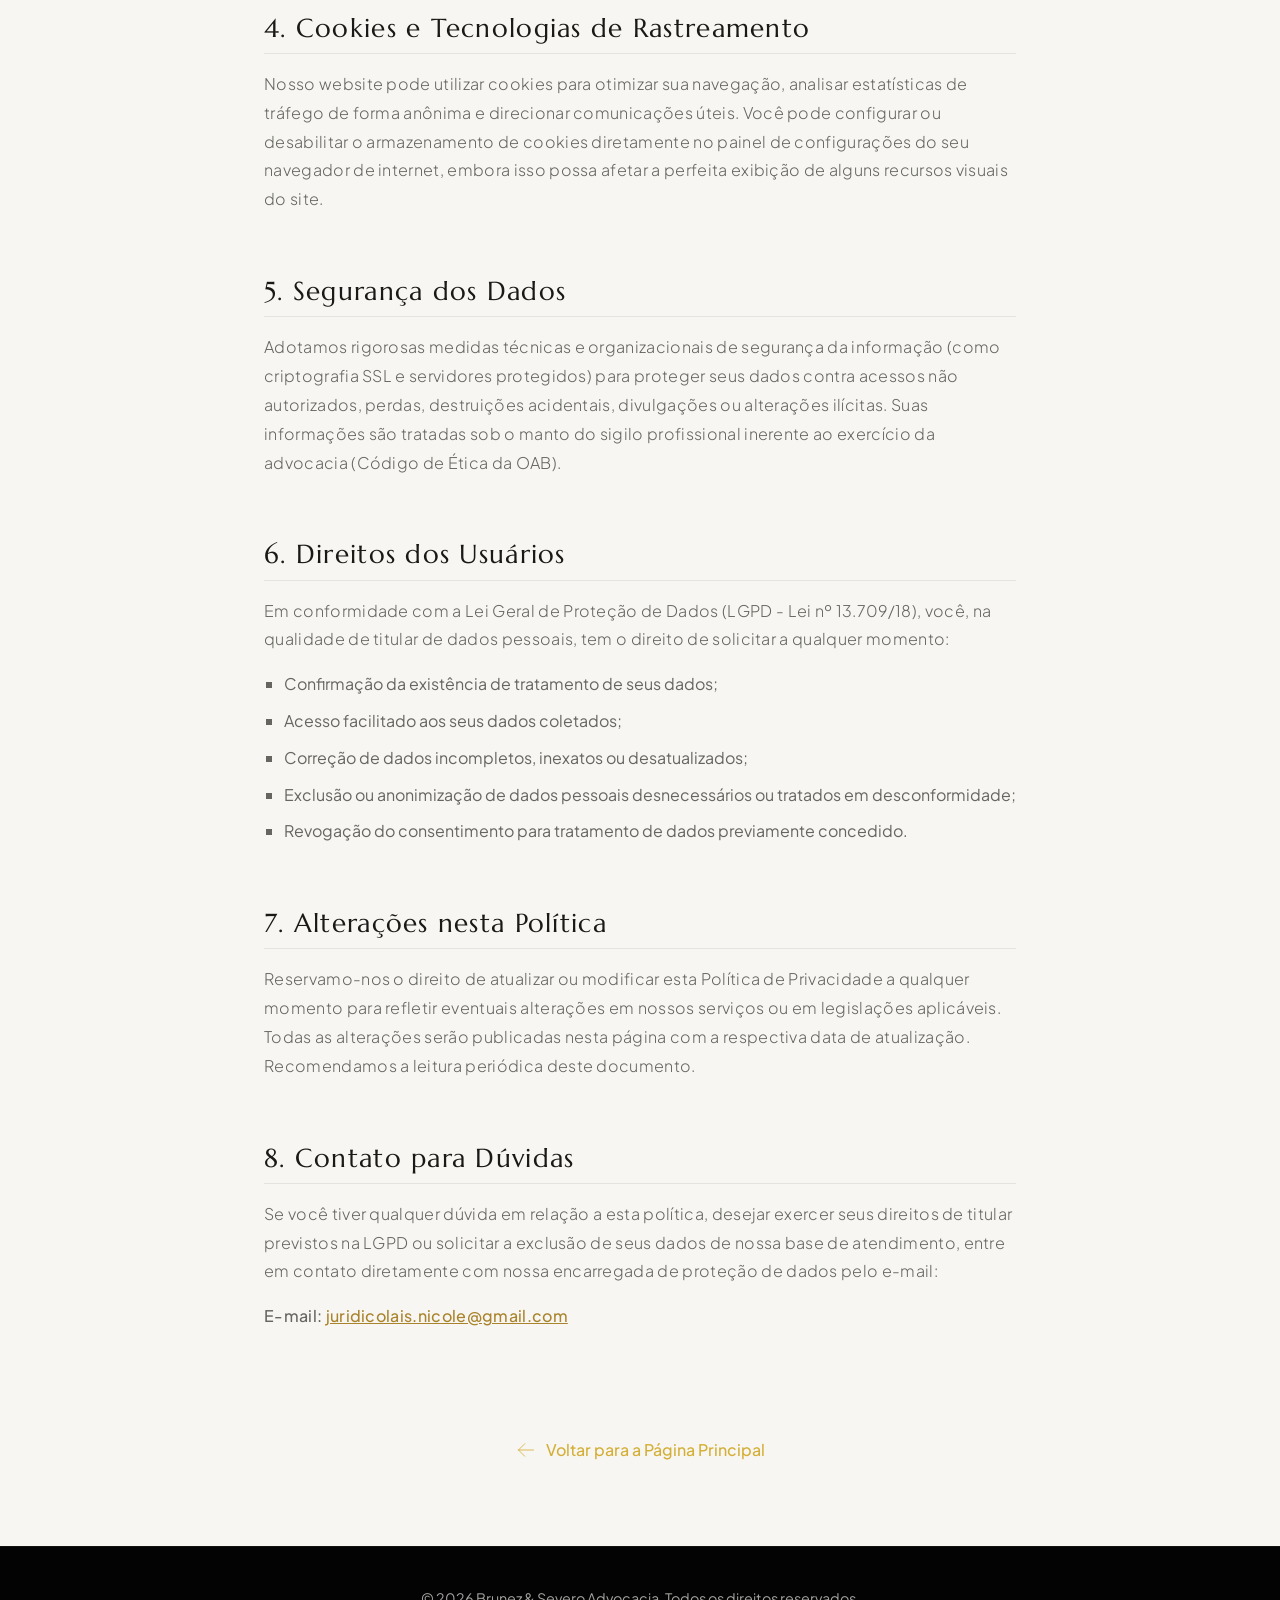
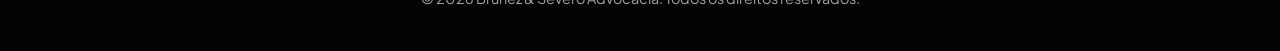
<file: politicas-de-privacidade.html>
<!DOCTYPE html>
<html lang="pt-BR">
<head>
  <meta charset="UTF-8">
  <meta name="viewport" content="width=device-width, initial-scale=1.0">
  <title>Políticas de Privacidade | Brunez & Severo Advocacia</title>
  <meta name="description" content="Política de privacidade e proteção de dados do escritório Brunez & Severo Advocacia. Conheça seus direitos de acordo com a LGPD.">
  <meta name="robots" content="noindex, follow">
  <link rel="stylesheet" href="style.css">
  <link rel="icon" type="image/png" href="logo.png">
</head>
<body>

  <!-- Header da Política de Privacidade (Fundo Escuro) -->
  <header class="privacy-header">
    <div class="container scroll-reveal">
      <img src="logo.png" alt="Logo Brunez & Severo" class="hero-logo" style="max-width: 140px; margin-bottom: 20px;">
      <h1>Políticas de Privacidade</h1>
      <p>Brunez & Severo Advocacia — Proteção e Transparência com Seus Dados</p>
      <div class="premium-divider"></div>
    </div>
  </header>

  <!-- Conteúdo da Política de Privacidade (Fundo Claro) -->
  <main class="privacy-content">
    <div class="container privacy-wrapper">
      
      <!-- Seção 1 -->
      <section class="privacy-section" style="padding: 0;">
        <h2>1. Coleta de Dados Pessoais</h2>
        <p>
          O escritório Brunez & Severo Advocacia coleta informações pessoais fornecidas voluntariamente por você ao interagir com nosso site, seja através do preenchimento de formulários de contato, envio de e-mails ou ao iniciar um atendimento via botão de WhatsApp. Os dados coletados podem incluir:
        </p>
        <ul>
          <li>Nome completo</li>
          <li>Endereço de e-mail</li>
          <li>Número de telefone / WhatsApp</li>
          <li>Outras informações fornecidas espontaneamente na descrição do seu caso jurídico</li>
        </ul>
      </section>

      <!-- Seção 2 -->
      <section class="privacy-section" style="padding: 0; margin-top: 45px;">
        <h2>2. Uso das Informações</h2>
        <p>
          Os dados coletados neste website são utilizados exclusivamente para as seguintes finalidades:
        </p>
        <ul>
          <li>Prestar o atendimento preliminar solicitado e agendar consultas jurídicas;</li>
          <li>Fornecer informações, esclarecer dúvidas e enviar atualizações processuais de interesse dos clientes;</li>
          <li>Personalizar a experiência de atendimento de acordo com a sua demanda em Direito de Família;</li>
          <li>Cumprir obrigações legais, regulatórias ou ordens judiciais de órgãos competentes.</li>
        </ul>
      </section>

      <!-- Seção 3 -->
      <section class="privacy-section" style="padding: 0; margin-top: 45px;">
        <h2>3. Compartilhamento de Dados</h2>
        <p>
          Garantimos o sigilo absoluto das informações compartilhadas conosco. Nós **não vendemos, alugamos ou comercializamos** seus dados pessoais para terceiros em hipótese alguma. O compartilhamento só ocorrerá:
        </p>
        <ul>
          <li>Com prestadores de serviços de tecnologia essenciais para a manutenção e hospedagem segura do site;</li>
          <li>Com autoridades judiciais ou regulatórias, quando estritamente exigido em lei ou para a instrução em processos judiciais sob o seu consentimento.</li>
        </ul>
      </section>

      <!-- Seção 4 -->
      <section class="privacy-section" style="padding: 0; margin-top: 45px;">
        <h2>4. Cookies e Tecnologias de Rastreamento</h2>
        <p>
          Nosso website pode utilizar cookies para otimizar sua navegação, analisar estatísticas de tráfego de forma anônima e direcionar comunicações úteis. Você pode configurar ou desabilitar o armazenamento de cookies diretamente no painel de configurações do seu navegador de internet, embora isso possa afetar a perfeita exibição de alguns recursos visuais do site.
        </p>
      </section>

      <!-- Seção 5 -->
      <section class="privacy-section" style="padding: 0; margin-top: 45px;">
        <h2>5. Segurança dos Dados</h2>
        <p>
          Adotamos rigorosas medidas técnicas e organizacionais de segurança da informação (como criptografia SSL e servidores protegidos) para proteger seus dados contra acessos não autorizados, perdas, destruições acidentais, divulgações ou alterações ilícitas. Suas informações são tratadas sob o manto do sigilo profissional inerente ao exercício da advocacia (Código de Ética da OAB).
        </p>
      </section>

      <!-- Seção 6 -->
      <section class="privacy-section" style="padding: 0; margin-top: 45px;">
        <h2>6. Direitos dos Usuários</h2>
        <p>
          Em conformidade com a Lei Geral de Proteção de Dados (LGPD - Lei nº 13.709/18), você, na qualidade de titular de dados pessoais, tem o direito de solicitar a qualquer momento:
        </p>
        <ul>
          <li>Confirmação da existência de tratamento de seus dados;</li>
          <li>Acesso facilitado aos seus dados coletados;</li>
          <li>Correção de dados incompletos, inexatos ou desatualizados;</li>
          <li>Exclusão ou anonimização de dados pessoais desnecessários ou tratados em desconformidade;</li>
          <li>Revogação do consentimento para tratamento de dados previamente concedido.</li>
        </ul>
      </section>

      <!-- Seção 7 -->
      <section class="privacy-section" style="padding: 0; margin-top: 45px;">
        <h2>7. Alterações nesta Política</h2>
        <p>
          Reservamo-nos o direito de atualizar ou modificar esta Política de Privacidade a qualquer momento para refletir eventuais alterações em nossos serviços ou em legislações aplicáveis. Todas as alterações serão publicadas nesta página com a respectiva data de atualização. Recomendamos a leitura periódica deste documento.
        </p>
      </section>

      <!-- Seção 8 -->
      <section class="privacy-section" style="padding: 0; margin-top: 45px;">
        <h2>8. Contato para Dúvidas</h2>
        <p>
          Se você tiver qualquer dúvida em relação a esta política, desejar exercer seus direitos de titular previstos na LGPD ou solicitar a exclusão de seus dados de nossa base de atendimento, entre em contato diretamente com nossa encarregada de proteção de dados pelo e-mail:
        </p>
        <p style="font-weight: 500;">
          E-mail: <a href="mailto:juridicolais.nicole@gmail.com" style="color: var(--gold-dark); text-decoration: underline;">juridicolais.nicole@gmail.com</a>
        </p>
      </section>

      <div style="text-align: center; margin-top: 60px;">
        <a href="index.html" class="privacy-back-btn" id="btn-back-home">
          <svg xmlns="http://www.w3.org/2000/svg" fill="none" viewBox="0 0 24 24" stroke="currentColor" style="width: 20px; height: 20px; display: inline; vertical-align: middle;">
            <path stroke-linecap="round" stroke-linejoin="round" d="M10.5 19.5L3 12m0 0l7.5-7.5M3 12h18" />
          </svg>
          Voltar para a Página Principal
        </a>
      </div>
      
    </div>
  </main>

  <!-- Rodapé Secundário -->
  <footer>
    <div class="container footer-content">
      <div class="footer-copy">
        &copy; 2026 Brunez & Severo Advocacia. Todos os direitos reservados.
      </div>
    </div>
  </footer>

  <script src="script.js"></script>
</body>
</html>
</file>
<file: style.css>
@import url('https://fonts.googleapis.com/css2?family=Marcellus&family=Plus+Jakarta+Sans:wght@300;400;500;600;700&display=swap');

:root {
  /* Cores - Design High Premium */
  --bg-dark: #080808;
  --bg-dark-card: #11110f;
  --bg-light: #f7f6f2;
  --bg-light-card: #ffffff;
  
  --gold-primary: #d4af37;
  --gold-light: #f5df9e;
  --gold-dark: #aa842c;
  --gold-gradient: linear-gradient(135deg, #c5a059 0%, #f3d79b 50%, #b38f43 100%);
  --gold-glow: rgba(212, 175, 55, 0.15);
  
  --text-light: #f5f4f0;
  --text-muted-light: #a3a29e;
  --text-dark: #1a1917;
  --text-muted-dark: #666560;
  
  --border-gold: rgba(212, 175, 55, 0.2);
  --border-gold-hover: rgba(212, 175, 55, 0.6);
  --border-light: rgba(0, 0, 0, 0.06);
  --border-dark: rgba(255, 255, 255, 0.06);
  
  --transition-smooth: all 0.6s cubic-bezier(0.16, 1, 0.3, 1);
  --transition-fast: all 0.3s ease;
  
  --font-serif: 'Marcellus', serif;
  --font-sans: 'Plus Jakarta Sans', sans-serif;
}

/* Reset Geral */
* {
  margin: 0;
  padding: 0;
  box-sizing: border-box;
  outline: none;
}

html {
  scroll-behavior: smooth;
  font-size: 16px;
  -webkit-font-smoothing: antialiased;
}

body {
  font-family: var(--font-sans);
  background-color: var(--bg-dark);
  color: var(--text-light);
  overflow-x: hidden;
  line-height: 1.6;
}

/* Container */
.container {
  width: 100%;
  max-width: 1200px;
  margin: 0 auto;
  padding: 0 24px;
}

/* Transições e Contraste de Seções */
section {
  padding: 100px 0;
  position: relative;
  overflow: hidden;
}

.section-dark {
  background-color: var(--bg-dark);
  color: var(--text-light);
}

.section-light {
  background-color: var(--bg-light);
  color: var(--text-dark);
}

/* Tipografia */
h1, h2, h3, h4, h5, h6 {
  font-family: var(--font-serif);
  font-weight: 400;
  letter-spacing: 0.05em;
  line-height: 1.3;
  text-align: center;
}

.gradient-text {
  background: var(--gold-gradient);
  -webkit-background-clip: text;
  -webkit-text-fill-color: transparent;
  display: inline-block;
}

p {
  font-weight: 300;
  letter-spacing: 0.02em;
}

/* Cabeçalhos de Seção */
.section-header {
  margin-bottom: 60px;
  text-align: center;
  max-width: 800px;
  margin-left: auto;
  margin-right: auto;
}

.section-header h2 {
  font-size: 2.5rem;
  margin-bottom: 20px;
  text-transform: uppercase;
}

.section-light .section-header h2 {
  color: var(--text-dark);
}

.section-header p {
  font-size: 1.1rem;
}

.section-light .section-header p {
  color: var(--text-muted-dark);
}

.section-dark .section-header p {
  color: var(--text-muted-light);
}

/* Divisores Premium */
.premium-divider {
  width: 120px;
  height: 1px;
  background: linear-gradient(90deg, transparent, var(--gold-primary), transparent);
  margin: 20px auto 0 auto;
}

/* Botões Premium com Efeito Shiner (Hover Shine) */
.btn-premium {
  display: inline-flex;
  align-items: center;
  justify-content: center;
  font-family: var(--font-sans);
  font-size: 0.9rem;
  font-weight: 600;
  letter-spacing: 0.1em;
  text-transform: uppercase;
  text-decoration: none;
  padding: 16px 40px;
  border-radius: 4px;
  position: relative;
  overflow: hidden;
  transition: var(--transition-smooth);
  cursor: pointer;
  z-index: 1;
}

.btn-gold {
  background: var(--gold-gradient);
  color: #000000;
  border: 1px solid transparent;
  box-shadow: 0 4px 20px rgba(212, 175, 55, 0.2);
}

.btn-gold:hover {
  transform: translateY(-3px);
  box-shadow: 0 8px 30px rgba(212, 175, 55, 0.4);
}

.btn-outline-gold {
  background: transparent;
  color: var(--gold-primary);
  border: 1px solid var(--gold-primary);
}

.btn-outline-gold:hover {
  background: var(--gold-gradient);
  color: #000000;
  border-color: transparent;
  transform: translateY(-3px);
  box-shadow: 0 8px 30px rgba(212, 175, 55, 0.3);
}

/* Efeito Shiner */
.btn-premium::after {
  content: '';
  position: absolute;
  top: 0;
  left: -150%;
  width: 50%;
  height: 100%;
  background: linear-gradient(
    90deg,
    rgba(255, 255, 255, 0) 0%,
    rgba(255, 255, 255, 0.4) 50%,
    rgba(255, 255, 255, 0) 100%
  );
  transform: skewX(-30deg);
  transition: var(--transition-smooth);
}

.btn-premium:hover::after {
  left: 150%;
  transition: 0.8s ease-in-out;
}

/* CTAs Centralizados */
.cta-container {
  display: flex;
  justify-content: center;
  margin-top: 50px;
}

/* DOBRA 1: HERO */
.hero-section {
  min-height: 100vh;
  display: flex;
  align-items: center;
  justify-content: center;
  text-align: center;
  padding: 120px 0 80px 0;
  position: relative;
  background-color: var(--bg-dark);
}

.hero-glow {
  position: absolute;
  top: 50%;
  left: 50%;
  transform: translate(-50%, -50%);
  width: 800px;
  height: 800px;
  background: radial-gradient(circle, rgba(197, 160, 89, 0.08) 0%, rgba(0, 0, 0, 0) 70%);
  pointer-events: none;
  z-index: 1;
}

.hero-grid {
  position: absolute;
  inset: 0;
  background-image: 
    linear-gradient(rgba(212, 175, 55, 0.02) 1px, transparent 1px),
    linear-gradient(90deg, rgba(212, 175, 55, 0.02) 1px, transparent 1px);
  background-size: 80px 80px;
  background-position: center;
  mask-image: radial-gradient(circle, black 40%, transparent 85%);
  -webkit-mask-image: radial-gradient(circle, black 40%, transparent 85%);
  pointer-events: none;
  z-index: 1;
}

/* Balança da Justiça minimalista em background no Hero */
.hero-scale-container {
  position: absolute;
  top: 50%;
  left: 50%;
  transform: translate(-50%, -45%);
  width: 580px;
  height: 580px;
  opacity: 0.038;
  pointer-events: none;
  z-index: 1;
  color: var(--gold-primary);
}

.hero-scale-svg {
  width: 100%;
  height: 100%;
  stroke: currentColor;
  stroke-width: 0.7px;
  fill: none;
}

/* Badge em cápsula estilo Elite Attorney */
.hero-badge {
  display: inline-flex;
  align-items: center;
  gap: 8px;
  padding: 6px 18px;
  border-radius: 100px;
  border: 1px solid rgba(212, 175, 55, 0.25);
  background-color: rgba(17, 17, 15, 0.7);
  color: var(--gold-light);
  font-family: var(--font-sans);
  font-size: 0.72rem;
  font-weight: 500;
  letter-spacing: 0.12em;
  text-transform: uppercase;
  margin-bottom: 30px;
  backdrop-filter: blur(4px);
  box-shadow: 0 4px 15px rgba(0, 0, 0, 0.3);
}

.hero-badge::before {
  content: '';
  width: 5px;
  height: 5px;
  background-color: var(--gold-primary);
  border-radius: 50%;
  box-shadow: 0 0 8px var(--gold-primary);
}

/* Efeito de partículas subindo */
.particles-container {
  position: absolute;
  inset: 0;
  overflow: hidden;
  pointer-events: none;
  z-index: 1;
}

.particle {
  position: absolute;
  bottom: -20px;
  background: radial-gradient(circle, var(--gold-light) 0%, rgba(212, 175, 55, 0) 70%);
  border-radius: 50%;
  opacity: 0;
  animation: float-up infinite linear;
}

@keyframes float-up {
  0% {
    transform: translateY(0) scale(0.6);
    opacity: 0;
  }
  15% {
    opacity: 0.7;
  }
  85% {
    opacity: 0.7;
  }
  100% {
    transform: translateY(-110vh) scale(1.4);
    opacity: 0;
  }
}

/* Efeito de brilho sweep de fundo no Hero */
.hero-shiner {
  position: absolute;
  top: 0;
  left: -150%;
  width: 300%;
  height: 100%;
  background: linear-gradient(
    135deg,
    transparent 42%,
    rgba(212, 175, 55, 0.025) 50%,
    transparent 58%
  );
  pointer-events: none;
  z-index: 1;
  animation: hero-sweep 16s infinite linear;
}

@keyframes hero-sweep {
  0% {
    transform: translateX(0);
  }
  100% {
    transform: translateX(100%);
  }
}

.hero-content {
  position: relative;
  z-index: 2;
  max-width: 900px;
  margin: 0 auto;
  display: flex;
  flex-direction: column;
  align-items: center;
}

.hero-logo {
  max-width: 240px;
  height: auto;
  margin-bottom: 40px;
  filter: drop-shadow(0 4px 10px rgba(0, 0, 0, 0.5));
  animation: logo-glow 3s ease-in-out infinite alternate;
}

@keyframes logo-glow {
  0% {
    filter: drop-shadow(0 4px 5px rgba(212, 175, 55, 0.15));
  }
  100% {
    filter: drop-shadow(0 4px 20px rgba(212, 175, 55, 0.35));
  }
}

.hero-section h1 {
  font-size: 3rem;
  line-height: 1.25;
  color: var(--text-light);
  margin-bottom: 24px;
  text-transform: capitalize;
}

.hero-section .hero-subheadline {
  font-size: 1.15rem;
  color: var(--text-muted-light);
  max-width: 780px;
  margin: 0 auto 40px auto;
  line-height: 1.7;
}

/* DOBRA 2: SERVIÇOS */
.services-grid {
  display: grid;
  grid-template-columns: repeat(4, 1fr);
  gap: 24px;
  margin-top: 40px;
}

.card-premium {
  position: relative;
  border-radius: 6px;
  padding: 40px 24px;
  text-align: center;
  transition: var(--transition-smooth);
  height: 100%;
  display: flex;
  flex-direction: column;
  align-items: center;
  overflow: hidden;
}

.section-light .card-premium {
  background-color: var(--bg-light-card);
  border: 1px solid rgba(212, 175, 55, 0.15);
  box-shadow: 0 10px 30px rgba(26, 25, 23, 0.04);
}

.section-light .card-premium:hover {
  transform: translateY(-10px);
  border-color: var(--gold-primary);
  box-shadow: 0 20px 40px rgba(212, 175, 55, 0.15), 0 4px 12px rgba(212, 175, 55, 0.05);
  background: radial-gradient(circle at top right, rgba(212, 175, 55, 0.02) 0%, #ffffff 80%);
}

.card-icon {
  width: 50px;
  height: 50px;
  margin-bottom: 24px;
  display: flex;
  align-items: center;
  justify-content: center;
  color: var(--gold-primary);
  transition: var(--transition-smooth);
}

.card-icon svg {
  width: 32px;
  height: 32px;
  stroke-width: 1.2;
}

.card-premium:hover .card-icon {
  transform: scale(1.1);
  color: var(--gold-light);
}

.card-premium h3 {
  font-size: 1.3rem;
  margin-bottom: 12px;
  color: inherit;
  letter-spacing: 0.02em;
}

.section-light .card-premium h3 {
  color: var(--text-dark);
}

.card-premium p {
  font-size: 0.95rem;
}

.section-light .card-premium p {
  color: var(--text-muted-dark);
}

/* DOBRA 3: SOBRE O ESCRITÓRIO */
.about-wrapper {
  display: grid;
  grid-template-columns: 1.1fr 0.9fr;
  gap: 60px;
  align-items: center;
}

.about-text {
  text-align: left;
}

.about-text h2 {
  font-size: 2.2rem;
  margin-bottom: 24px;
  text-align: left;
}

.about-text p {
  font-size: 1.1rem;
  line-height: 1.8;
  color: var(--text-muted-light);
  margin-bottom: 24px;
}

.about-text p strong {
  color: var(--text-light);
  font-weight: 500;
}

.about-image-container {
  position: relative;
  width: 100%;
  display: flex;
  justify-content: center;
}

.about-image-frame {
  position: relative;
  border-radius: 8px;
  overflow: hidden;
  border: 1px solid var(--border-gold);
  box-shadow: 0 10px 40px rgba(0, 0, 0, 0.6);
  max-width: 440px;
  width: 100%;
}

.about-image-frame img {
  width: 100%;
  height: auto;
  display: block;
  transition: var(--transition-smooth);
}

.about-image-frame:hover img {
  transform: scale(1.03);
}

/* Moldura dourada decorativa */
.about-image-container::before {
  content: '';
  position: absolute;
  top: -12px;
  left: calc(50% - 220px - 12px);
  width: calc(100% - 20px);
  max-width: 440px;
  height: 100%;
  border: 1px solid var(--gold-primary);
  border-radius: 8px;
  opacity: 0.3;
  pointer-events: none;
  z-index: 0;
  transition: var(--transition-smooth);
}

@media (max-width: 992px) {
  .about-image-container::before {
    left: calc(50% - 190px);
    max-width: 380px;
  }
}

.about-image-container:hover::before {
  transform: translate(6px, 6px);
  opacity: 0.6;
}

/* DOBRA 4: DIFERENCIAIS */
.differentials-grid {
  display: grid;
  grid-template-columns: repeat(5, 1fr);
  gap: 20px;
  margin-top: 40px;
}

.differential-card {
  background-color: var(--bg-light-card);
  border: 1px solid rgba(212, 175, 55, 0.12);
  border-radius: 6px;
  padding: 30px 20px;
  text-align: center;
  transition: var(--transition-smooth);
  box-shadow: 0 8px 25px rgba(26, 25, 23, 0.02);
}

.differential-card:hover {
  transform: translateY(-8px);
  border-color: var(--gold-primary);
  box-shadow: 0 18px 35px rgba(212, 175, 55, 0.12);
  background: radial-gradient(circle at top right, rgba(212, 175, 55, 0.01) 0%, #ffffff 80%);
}

.diff-number {
  font-family: var(--font-serif);
  font-size: 2.2rem;
  color: var(--gold-primary);
  margin-bottom: 16px;
  display: inline-block;
  opacity: 0.8;
}

.differential-card h3 {
  font-size: 1.15rem;
  color: var(--text-dark);
  margin-bottom: 12px;
  font-weight: 500;
  letter-spacing: 0.02em;
}

.differential-card p {
  font-size: 0.9rem;
  color: var(--text-muted-dark);
}

/* DOBRA 5: PROVA SOCIAL */
.social-proof-section {
  padding: 100px 0;
  background-color: var(--bg-dark);
}

.social-proof-content {
  position: relative;
  z-index: 2;
}

.manifesto-box {
  max-width: 850px;
  margin: 0 auto;
  padding: 60px 48px;
  border: 1px solid var(--border-gold);
  border-radius: 8px;
  background-color: var(--bg-dark-card);
  position: relative;
  box-shadow: 0 20px 50px rgba(0, 0, 0, 0.5);
  overflow: hidden;
  text-align: center;
}

.manifesto-box::before {
  content: '';
  position: absolute;
  top: 0;
  left: 50%;
  transform: translateX(-50%);
  width: 100px;
  height: 2px;
  background: var(--gold-gradient);
}

.manifesto-box h2 {
  font-size: 2rem;
  color: var(--text-light);
  margin-bottom: 24px;
  text-transform: uppercase;
  letter-spacing: 0.05em;
}

.manifesto-box p {
  font-size: 1.05rem;
  line-height: 1.8;
  color: var(--text-muted-light);
  font-weight: 300;
  letter-spacing: 0.02em;
}

@media (max-width: 576px) {
  .manifesto-box {
    padding: 40px 24px;
  }
  .manifesto-box h2 {
    font-size: 1.5rem;
  }
  .manifesto-box p {
    font-size: 0.95rem;
  }
}

/* DOBRA 6: FAQ ACCORDION */
.faq-container {
  max-width: 850px;
  margin: 40px auto 0 auto;
}

.faq-item {
  background-color: var(--bg-light-card);
  border: 1px solid var(--border-light);
  border-radius: 6px;
  margin-bottom: 16px;
  overflow: hidden;
  transition: var(--transition-smooth);
}

.faq-item:hover {
  border-color: var(--gold-primary);
}

.faq-trigger {
  width: 100%;
  padding: 24px 30px;
  display: flex;
  justify-content: space-between;
  align-items: center;
  background: transparent;
  border: none;
  cursor: pointer;
  text-align: left;
}

.faq-trigger h3 {
  font-family: var(--font-sans);
  font-size: 1.1rem;
  font-weight: 500;
  color: var(--text-dark);
  text-align: left;
  letter-spacing: 0.01em;
  padding-right: 20px;
}

.faq-icon-wrapper {
  color: var(--gold-primary);
  transition: var(--transition-smooth);
  flex-shrink: 0;
  display: flex;
  align-items: center;
  justify-content: center;
}

.faq-icon-wrapper svg {
  width: 20px;
  height: 20px;
  stroke-width: 2;
}

/* Acordeão Dinâmico com Grid transition */
.faq-answer {
  display: grid;
  grid-template-rows: 0fr;
  transition: grid-template-rows 0.4s cubic-bezier(0.16, 1, 0.3, 1);
}

.faq-answer-inner {
  min-height: 0;
  overflow: hidden;
}

.faq-answer-content {
  padding: 0 30px 24px 30px;
  color: var(--text-muted-dark);
  font-size: 0.95rem;
  line-height: 1.7;
  font-weight: 300;
}

/* Estados Ativos */
.faq-item.active {
  box-shadow: 0 6px 20px rgba(0, 0, 0, 0.03);
  border-color: var(--gold-primary);
}

.faq-item.active .faq-answer {
  grid-template-rows: 1fr;
}

.faq-item.active .faq-icon-wrapper {
  transform: rotate(180deg);
  color: var(--gold-dark);
}

/* DOBRA 7: CONTATO E LOCALIZAÇÃO */
.contact-grid {
  display: grid;
  grid-template-columns: 1fr 1fr;
  gap: 50px;
  align-items: stretch;
}

.contact-info {
  display: flex;
  flex-direction: column;
  justify-content: space-between;
}

.contact-list {
  display: flex;
  flex-direction: column;
  gap: 30px;
}

.contact-item {
  display: flex;
  align-items: flex-start;
  gap: 20px;
  text-decoration: none;
  color: inherit;
  transition: var(--transition-fast);
}

.contact-item:hover {
  transform: translateX(5px);
}

.contact-icon {
  width: 48px;
  height: 48px;
  border-radius: 50%;
  border: 1px solid var(--border-gold);
  background-color: var(--bg-dark-card);
  display: flex;
  align-items: center;
  justify-content: center;
  color: var(--gold-primary);
  flex-shrink: 0;
  transition: var(--transition-fast);
}

.contact-item:hover .contact-icon {
  background-color: var(--gold-primary);
  color: #000000;
  border-color: transparent;
  box-shadow: 0 0 15px rgba(212, 175, 55, 0.4);
}

.contact-details h3 {
  font-family: var(--font-sans);
  font-size: 1.05rem;
  font-weight: 600;
  text-transform: uppercase;
  letter-spacing: 0.05em;
  color: var(--text-light);
  margin-bottom: 6px;
  text-align: left;
}

.contact-details p {
  font-size: 0.95rem;
  color: var(--text-muted-light);
}

.contact-item:hover .contact-details p {
  color: var(--text-light);
}

/* Mapa */
.map-container {
  width: 100%;
  height: 100%;
  min-height: 380px;
  border-radius: 8px;
  overflow: hidden;
  border: 1px solid var(--border-gold);
  box-shadow: 0 10px 30px rgba(0,0,0,0.5);
}

.map-container iframe {
  width: 100%;
  height: 100%;
  border: 0;
  display: block;
  filter: grayscale(1) invert(0.9) contrast(1.2); /* Estilo escuro elegante para o mapa */
}

/* Botão Fixo de WhatsApp */
.whatsapp-fixed {
  position: fixed;
  bottom: 30px;
  right: 30px;
  width: 60px;
  height: 60px;
  background-color: #25d366;
  color: white;
  border-radius: 50%;
  display: flex;
  align-items: center;
  justify-content: center;
  text-decoration: none;
  box-shadow: 0 4px 20px rgba(0, 0, 0, 0.3);
  z-index: 999;
  transition: var(--transition-smooth);
}

.whatsapp-fixed svg {
  width: 32px;
  height: 32px;
}

.whatsapp-fixed:hover {
  transform: scale(1.1) translateY(-3px);
  background-color: #20ba59;
  box-shadow: 0 8px 25px rgba(37, 211, 102, 0.4);
}

/* Animação de pulso para o botão do WhatsApp */
.whatsapp-fixed::before {
  content: '';
  position: absolute;
  width: 100%;
  height: 100%;
  border-radius: 50%;
  background-color: #25d366;
  opacity: 0.5;
  z-index: -1;
  animation: pulse-ring 2s cubic-bezier(0.215, 0.61, 0.355, 1) infinite;
}

@keyframes pulse-ring {
  0% {
    transform: scale(0.95);
    opacity: 0.5;
  }
  50% {
    opacity: 0.3;
  }
  100% {
    transform: scale(1.5);
    opacity: 0;
  }
}

/* RODAPÉ */
footer {
  padding: 40px 0;
  background-color: #030303;
  border-top: 1px solid var(--border-dark);
}

.footer-content {
  display: flex;
  flex-direction: column;
  align-items: center;
  gap: 20px;
  text-align: center;
}

.footer-logo {
  max-width: 130px;
  height: auto;
  opacity: 0.8;
}

.footer-copy {
  font-size: 0.9rem;
  color: var(--text-muted-light);
}

.footer-links {
  display: flex;
  gap: 20px;
}

.footer-links a {
  font-size: 0.85rem;
  color: var(--text-muted-light);
  text-decoration: none;
  letter-spacing: 0.05em;
  transition: var(--transition-fast);
  border-bottom: 1px solid transparent;
  padding-bottom: 2px;
}

.footer-links a:hover {
  color: var(--gold-primary);
  border-color: var(--gold-primary);
}

/* PÁGINA SECUNDÁRIA: POLÍTICAS DE PRIVACIDADE */
.privacy-header {
  padding: 140px 0 60px 0;
  background-color: var(--bg-dark);
  border-bottom: 1px solid var(--border-dark);
}

.privacy-header .container {
  display: flex;
  flex-direction: column;
  align-items: center;
  text-align: center;
}

.privacy-header h1 {
  font-size: 2.8rem;
  margin-bottom: 16px;
}

.privacy-header p {
  color: var(--text-muted-light);
  text-align: center;
  font-size: 1.1rem;
}

.privacy-content {
  padding: 80px 0;
  background-color: var(--bg-light);
  color: var(--text-dark);
}

.privacy-wrapper {
  max-width: 800px;
  margin: 0 auto;
}

.privacy-section {
  margin-bottom: 40px;
}

.privacy-section h2 {
  font-size: 1.6rem;
  color: var(--text-dark);
  text-align: left;
  margin-bottom: 16px;
  border-bottom: 1px solid rgba(0,0,0,0.08);
  padding-bottom: 8px;
}

.privacy-section p, .privacy-section ul {
  font-size: 1rem;
  color: var(--text-muted-dark);
  line-height: 1.8;
  margin-bottom: 16px;
}

.privacy-section ul {
  padding-left: 20px;
  list-style-type: square;
}

.privacy-section ul li {
  margin-bottom: 8px;
}

.privacy-back-btn {
  margin-top: 30px;
  display: inline-flex;
  align-items: center;
  gap: 10px;
  color: var(--gold-primary);
  text-decoration: none;
  font-weight: 500;
  transition: var(--transition-fast);
}

.privacy-back-btn:hover {
  color: var(--gold-light);
  transform: translateX(-3px);
}

/* ANIMAÇÃO SCROLL REVEAL */
.scroll-reveal {
  opacity: 0;
  transform: translateY(40px);
  filter: blur(4px);
  transition: opacity 1s cubic-bezier(0.16, 1, 0.3, 1), 
              transform 1s cubic-bezier(0.16, 1, 0.3, 1), 
              filter 1s cubic-bezier(0.16, 1, 0.3, 1);
}

.scroll-reveal.revealed {
  opacity: 1;
  transform: translateY(0);
  filter: blur(0);
}

/* Delays para animação cascata */
.delay-100 { transition-delay: 0.1s; }
.delay-200 { transition-delay: 0.2s; }
.delay-300 { transition-delay: 0.3s; }
.delay-400 { transition-delay: 0.4s; }
.delay-500 { transition-delay: 0.5s; }

/* RESPONSIVIDADE (MEDIA QUERIES) */

/* Notebooks & Desktops */
@media (max-width: 1200px) {
  .services-grid {
    grid-template-columns: repeat(3, 1fr);
  }
  .differentials-grid {
    grid-template-columns: repeat(3, 1fr);
  }
}

/* Tablets */
@media (max-width: 992px) {
  section {
    padding: 80px 0;
  }
  
  .hero-section h1 {
    font-size: 2.5rem;
  }
  
  .about-wrapper {
    grid-template-columns: 1fr;
    gap: 40px;
    text-align: center;
  }
  
  .about-text {
    text-align: center;
  }
  
  .about-text h2 {
    text-align: center;
  }
  
  .about-image-container::before {
    display: none;
  }
  
  .contact-grid {
    grid-template-columns: 1fr;
    gap: 40px;
  }
  
  .map-container {
    min-height: 300px;
  }
}

/* Mobile Avançado (Telas Médias) */
@media (max-width: 768px) {
  .services-grid {
    grid-template-columns: repeat(2, 1fr);
  }
  
  .differentials-grid {
    grid-template-columns: repeat(2, 1fr);
  }
  
  .section-header h2 {
    font-size: 2rem;
  }
  
  .social-proof-quote {
    font-size: 1.8rem;
  }
  
  .social-proof-quote::before, .social-proof-quote::after {
    font-size: 4rem;
  }
}

/* Mobile Padrão */
@media (max-width: 576px) {
  section {
    padding: 60px 0;
  }
  
  .hero-section {
    padding: 100px 0 60px 0;
  }
  
  .hero-section h1 {
    font-size: 1.9rem;
    line-height: 1.3;
    text-align: center;
  }
  
  .section-header h2 {
    font-size: 1.45rem;
    line-height: 1.4;
    text-align: center;
  }
  
  .about-text h2 {
    font-size: 1.45rem;
    margin-bottom: 16px;
    text-align: center;
  }
  
  .hero-section .hero-subheadline {
    font-size: 1rem;
    margin-bottom: 30px;
  }
  
  .hero-logo {
    max-width: 180px;
    margin-bottom: 30px;
  }
  
  .services-grid {
    grid-template-columns: 1fr;
    gap: 16px;
  }
  
  .differentials-grid {
    grid-template-columns: 1fr;
    gap: 16px;
  }
  
  .differential-card, .card-premium {
    padding: 30px 20px;
  }
  
  .social-proof-quote {
    font-size: 1.4rem;
    padding: 0 20px;
  }
  
  .faq-trigger {
    padding: 20px 24px;
  }
  
  .faq-trigger h3 {
    font-size: 1rem;
  }
  
  .faq-answer-content {
    padding: 0 24px 20px 24px;
  }
  
  .whatsapp-fixed {
    width: 50px;
    height: 50px;
    bottom: 20px;
    right: 20px;
  }
  
  .whatsapp-fixed svg {
    width: 26px;
    height: 26px;
  }
}
</file>
